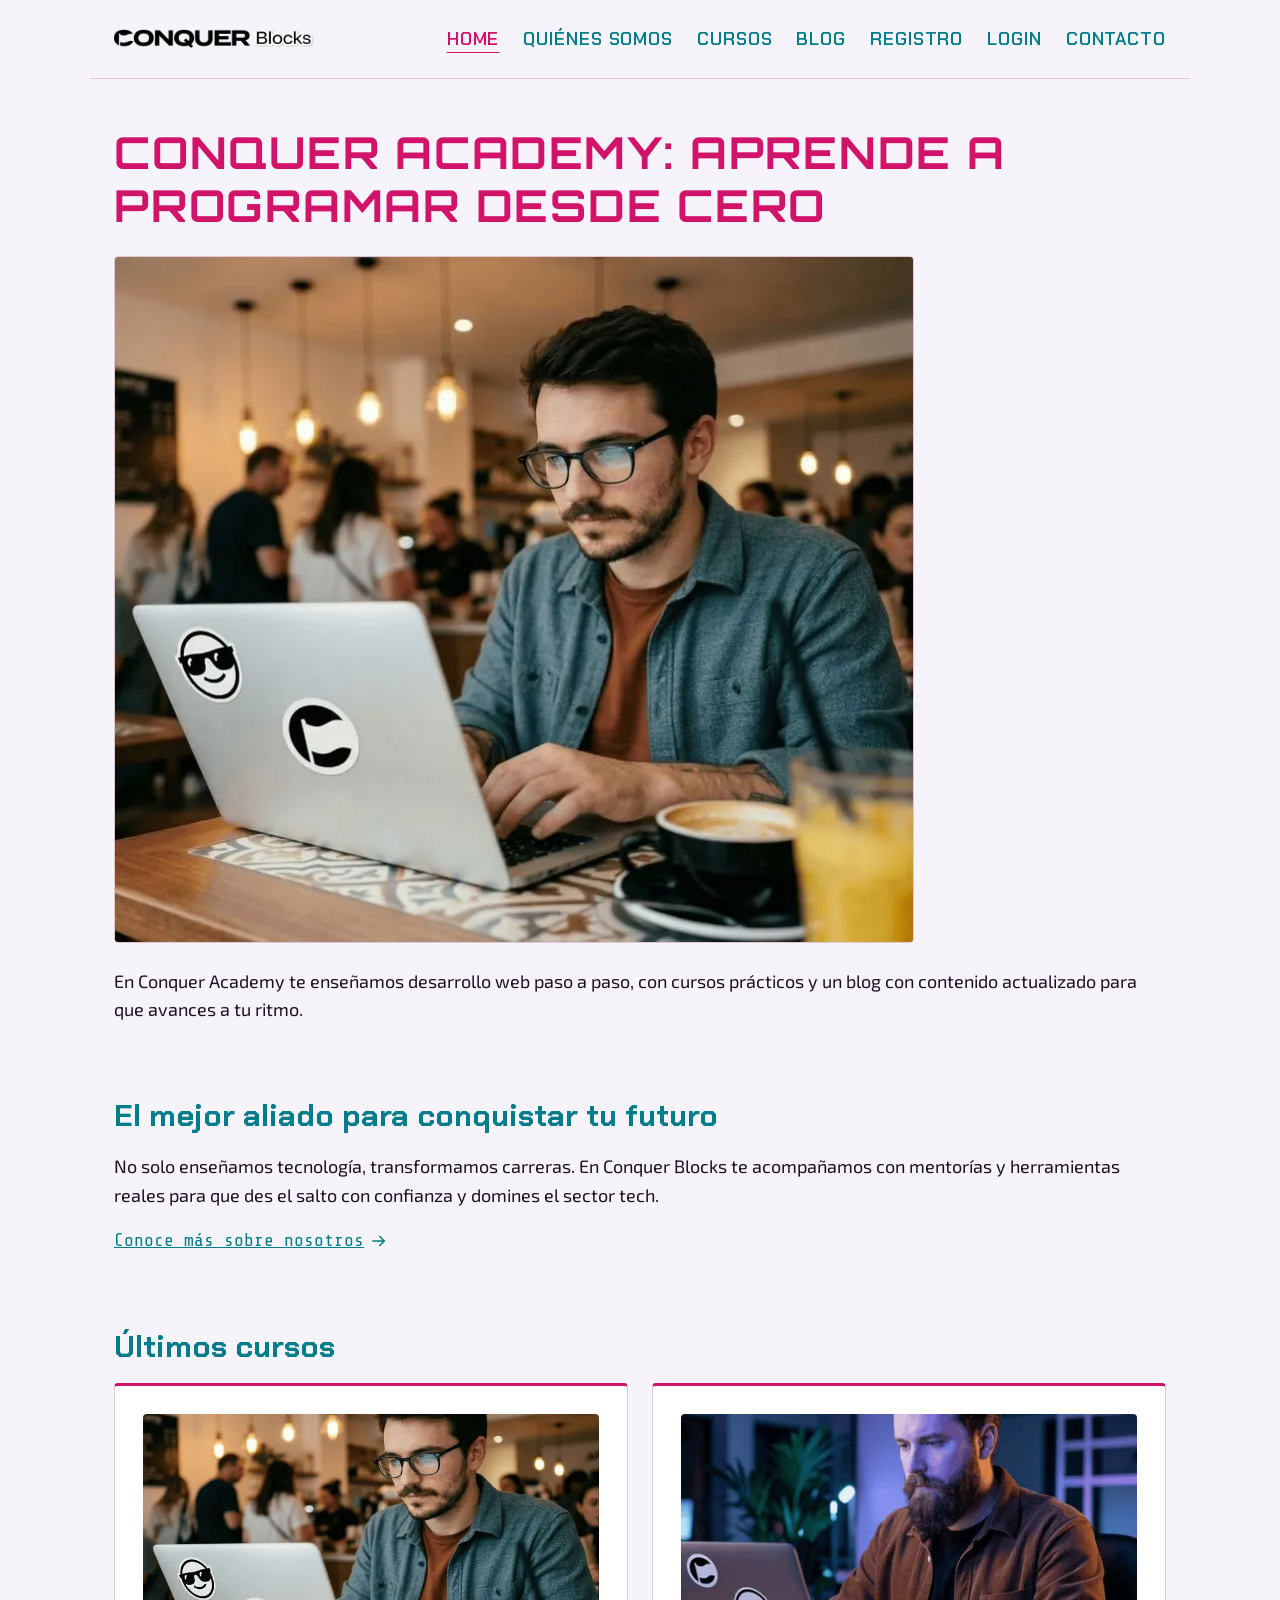
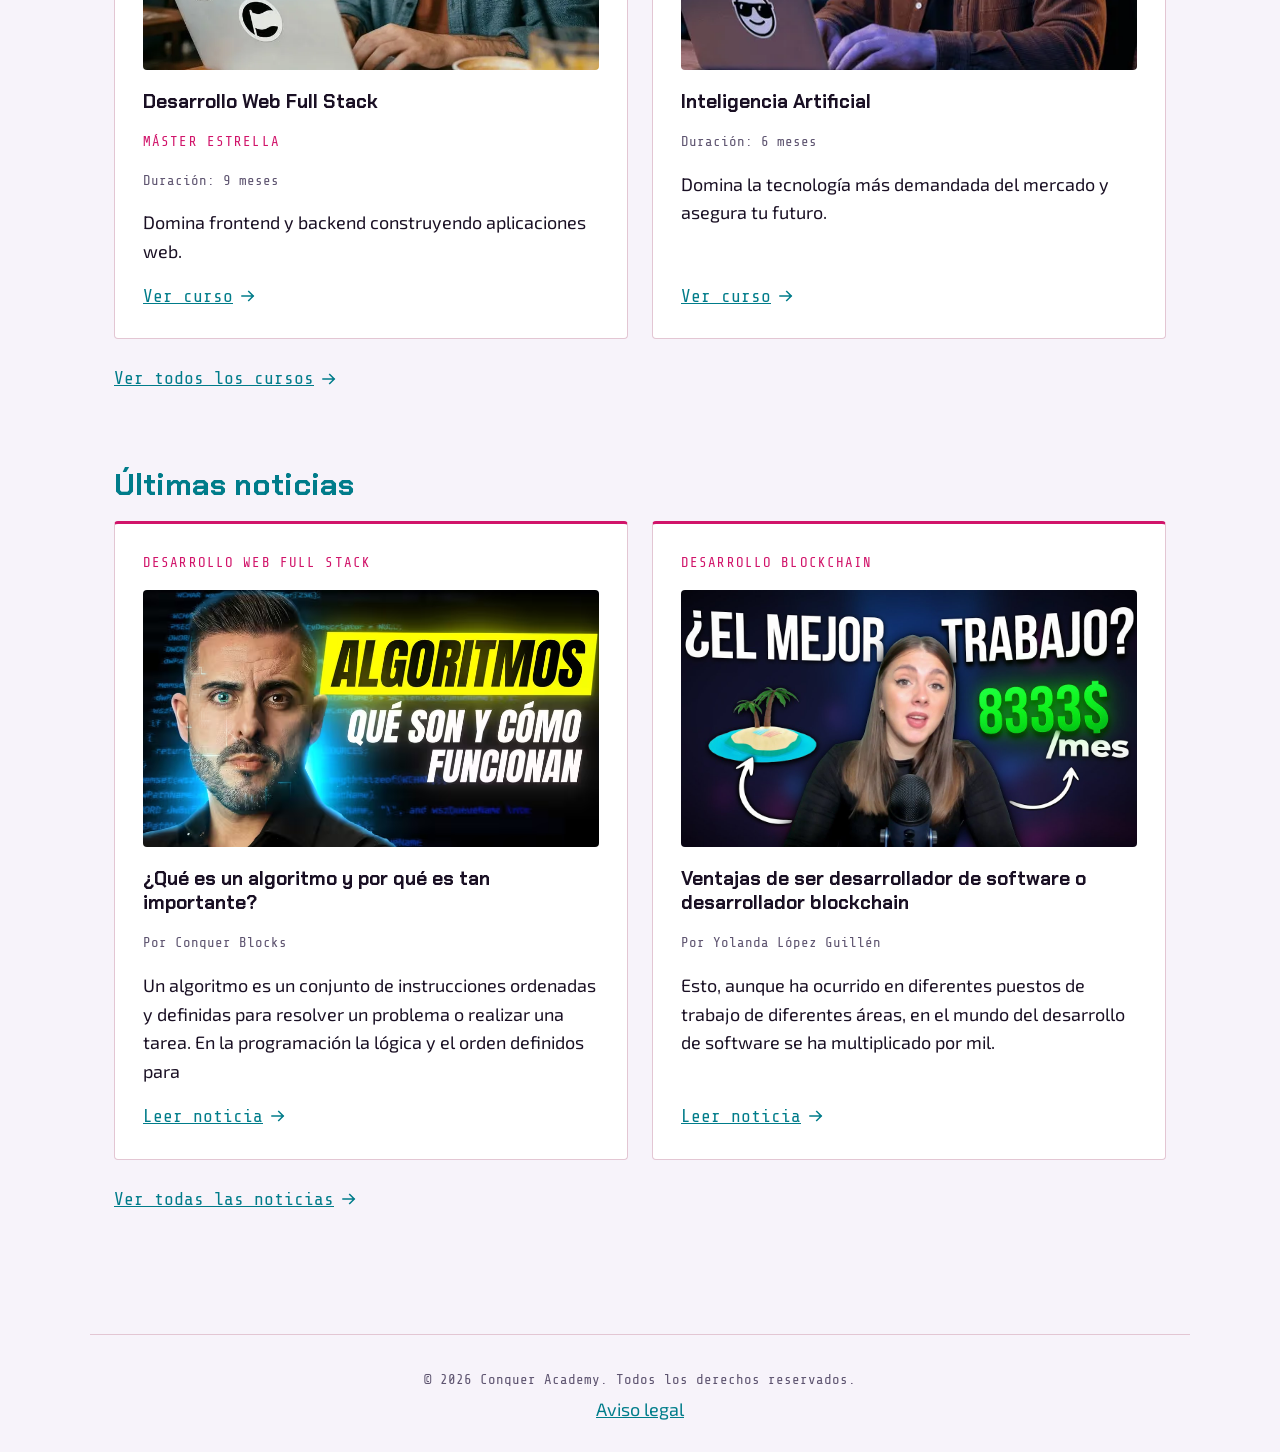
<file: index.html>
<!DOCTYPE html>
<html lang="es">
<head>
    <meta charset="UTF-8">
    <meta name="viewport" content="width=device-width, initial-scale=1.0">
    <title>Conquer Academy | Aprende programación desde cero</title>
    <meta name="description" content="Conquer Academy: cursos de desarrollo web y blog con las últimas noticias sobre programación.">
    <link rel="preconnect" href="https://fonts.googleapis.com">
    <link rel="preconnect" href="https://fonts.gstatic.com" crossorigin>
    <link rel="stylesheet" href="https://fonts.googleapis.com/css2?family=Chakra+Petch:wght@500;600&family=Exo+2:wght@400;600&family=Orbitron:wght@600;700&family=Share+Tech+Mono&display=swap">
    <link rel="stylesheet" href="css/styles.css">
</head>
<body>
    <header class="cabecera">
        <a class="cabecera__logo" href="index.html">
            <img src="img/logo/logo-conquer-500.png"
                 srcset="img/logo/logo-conquer-500.png 1x, img/logo/logo-conquer-800.png 2x"
                 width="250" height="24" alt="Conquer Academy - Ir al inicio">
        </a>
        <nav class="menu" aria-label="Menú principal">
            <ul>
                <li><a href="index.html" aria-current="page">Home</a></li>
                <li><a href="pages/quienes-somos.html">Quiénes somos</a></li>
                <li><a href="pages/cursos.html">Cursos</a></li>
                <li><a href="pages/blog.html">Blog</a></li>
                <li><a href="pages/registro.html">Registro</a></li>
                <li><a href="pages/login.html">Login</a></li>
                <li><a href="pages/contacto.html">Contacto</a></li>
            </ul>
        </nav>
    </header>

    <main>
        <section>
            <h1>Conquer Academy: aprende a programar desde cero</h1>
            <img src="img/home/home_img.avif" width="800" height="686" alt="Estudiante programando en su portátil">
            <p>
                En Conquer Academy te enseñamos desarrollo web paso a paso, con cursos prácticos
                y un blog con contenido actualizado para que avances a tu ritmo.
            </p>
        </section>

        <section>
            <h2>El mejor aliado para conquistar tu futuro</h2>
            <p>
                No solo enseñamos tecnología, transformamos carreras. En Conquer Blocks te acompañamos
                con mentorías y herramientas reales para que des el salto con confianza y domines el
                sector tech.
            </p>
            <a class="enlace-icono" href="pages/quienes-somos.html">Conoce más sobre nosotros <svg class="icono" viewBox="0 0 24 24" width="16" height="16" fill="none" stroke="currentColor" stroke-width="2" stroke-linecap="square" aria-hidden="true"><path d="M4 12h15M13 6l6 6-6 6"/></svg></a>
        </section>

        <section>
            <h2>Últimos cursos</h2>
            <div class="tarjetas">
            <article class="tarjeta">
                <img src="img/home/home_img.avif" width="800" height="686" alt="Desarrollo Web Full Stack" loading="lazy">
                <h3><a href="pages/cursos/curso-full-stack.html">Desarrollo Web Full Stack</a></h3>
                <p class="etiqueta">Máster estrella</p>
                <p class="meta">Duración: 9 meses</p>
                <p>Domina frontend y backend construyendo aplicaciones web.</p>
                <a class="enlace-icono" href="pages/cursos/curso-full-stack.html">Ver curso <svg class="icono" viewBox="0 0 24 24" width="16" height="16" fill="none" stroke="currentColor" stroke-width="2" stroke-linecap="square" aria-hidden="true"><path d="M4 12h15M13 6l6 6-6 6"/></svg></a>
            </article>
            <article class="tarjeta">
                <img src="img/home/ai_course.avif" width="500" height="488" alt="Inteligencia Artificial" loading="lazy">
                <h3><a href="pages/cursos/curso-inteligencia-artificial.html">Inteligencia Artificial</a></h3>
                <p class="meta">Duración: 6 meses</p>
                <p>Domina la tecnología más demandada del mercado y asegura tu futuro.</p>
                <a class="enlace-icono" href="pages/cursos/curso-inteligencia-artificial.html">Ver curso <svg class="icono" viewBox="0 0 24 24" width="16" height="16" fill="none" stroke="currentColor" stroke-width="2" stroke-linecap="square" aria-hidden="true"><path d="M4 12h15M13 6l6 6-6 6"/></svg></a>
            </article>
            </div>
            <a class="enlace-icono" href="pages/cursos.html">Ver todos los cursos <svg class="icono" viewBox="0 0 24 24" width="16" height="16" fill="none" stroke="currentColor" stroke-width="2" stroke-linecap="square" aria-hidden="true"><path d="M4 12h15M13 6l6 6-6 6"/></svg></a>
        </section>

        <section>
            <h2>Últimas noticias</h2>
            <div class="tarjetas">
            <section class="tarjeta">
                <p class="etiqueta">Desarrollo Web Full Stack</p>
                <img src="img/home/blog-bienvenido.avif" width="900" height="506" alt="¿Qué es un algoritmo y por qué es tan importante?" loading="lazy">
                <h3><a href="pages/blog/noticia-algoritmos.html">¿Qué es un algoritmo y por qué es tan importante?</a></h3>
                <p class="meta">Por Conquer Blocks</p>
                <p>Un algoritmo es un conjunto de instrucciones ordenadas y definidas para resolver un problema o realizar una tarea. En la programación la lógica y el orden definidos para</p>
                <a class="enlace-icono" href="pages/blog/noticia-algoritmos.html">Leer noticia <svg class="icono" viewBox="0 0 24 24" width="16" height="16" fill="none" stroke="currentColor" stroke-width="2" stroke-linecap="square" aria-hidden="true"><path d="M4 12h15M13 6l6 6-6 6"/></svg></a>
            </section>
            <section class="tarjeta">
                <p class="etiqueta">Desarrollo Blockchain</p>
                <img src="img/blog/noticia-blockchain.jpeg" width="1280" height="720" alt="Ventajas de ser desarrollador de software o desarrollador blockchain" loading="lazy">
                <h3><a href="pages/blog/noticia-ventajas-blockchain.html">Ventajas de ser desarrollador de software o desarrollador blockchain</a></h3>
                <p class="meta">Por Yolanda López Guillén</p>
                <p>Esto, aunque ha ocurrido en diferentes puestos de trabajo de diferentes áreas, en el mundo del desarrollo de software se ha multiplicado por mil.</p>
                <a class="enlace-icono" href="pages/blog/noticia-ventajas-blockchain.html">Leer noticia <svg class="icono" viewBox="0 0 24 24" width="16" height="16" fill="none" stroke="currentColor" stroke-width="2" stroke-linecap="square" aria-hidden="true"><path d="M4 12h15M13 6l6 6-6 6"/></svg></a>
            </section>
            </div>
            <a class="enlace-icono" href="pages/blog.html">Ver todas las noticias <svg class="icono" viewBox="0 0 24 24" width="16" height="16" fill="none" stroke="currentColor" stroke-width="2" stroke-linecap="square" aria-hidden="true"><path d="M4 12h15M13 6l6 6-6 6"/></svg></a>
        </section>
    </main>

    <footer class="pie">
        <p><small>&copy; 2026 Conquer Academy. Todos los derechos reservados.</small></p>
        <p><a href="pages/aviso-legal.html">Aviso legal</a></p>
    </footer>
</body>
</html>
</file>
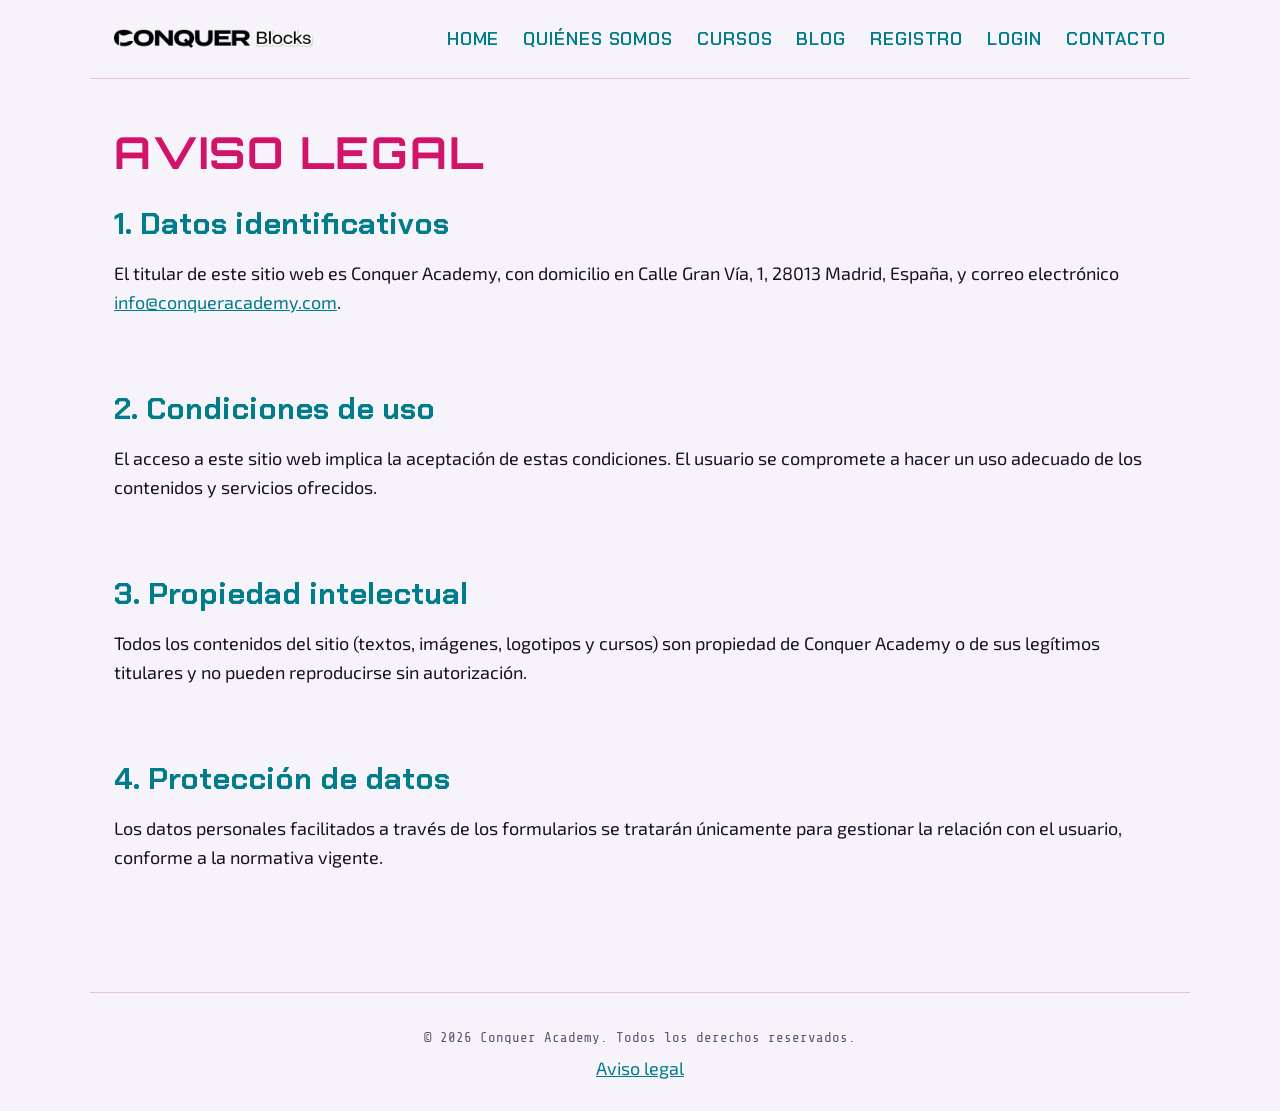
<file: pages/aviso-legal.html>
<!DOCTYPE html>
<html lang="es">
<head>
    <meta charset="UTF-8">
    <meta name="viewport" content="width=device-width, initial-scale=1.0">
    <title>Aviso legal | Conquer Academy</title>
    <meta name="description" content="Aviso legal de Conquer Academy: datos del titular, condiciones de uso y protección de datos.">
    <link rel="preconnect" href="https://fonts.googleapis.com">
    <link rel="preconnect" href="https://fonts.gstatic.com" crossorigin>
    <link rel="stylesheet" href="https://fonts.googleapis.com/css2?family=Chakra+Petch:wght@500;600&family=Exo+2:wght@400;600&family=Orbitron:wght@600;700&family=Share+Tech+Mono&display=swap">
    <link rel="stylesheet" href="../css/styles.css">
</head>
<body>
    <header class="cabecera">
        <a class="cabecera__logo" href="../index.html">
            <img src="../img/logo/logo-conquer-500.png"
                 srcset="../img/logo/logo-conquer-500.png 1x, ../img/logo/logo-conquer-800.png 2x"
                 width="250" height="24" alt="Conquer Academy - Ir al inicio">
        </a>
        <nav class="menu" aria-label="Menú principal">
            <ul>
                <li><a href="../index.html">Home</a></li>
                <li><a href="../pages/quienes-somos.html">Quiénes somos</a></li>
                <li><a href="../pages/cursos.html">Cursos</a></li>
                <li><a href="../pages/blog.html">Blog</a></li>
                <li><a href="../pages/registro.html">Registro</a></li>
                <li><a href="../pages/login.html">Login</a></li>
                <li><a href="../pages/contacto.html">Contacto</a></li>
            </ul>
        </nav>
    </header>

    <main>
        <article>
            <h1>Aviso legal</h1>

            <section>
                <h2>1. Datos identificativos</h2>
                <p>
                    El titular de este sitio web es Conquer Academy, con domicilio en Calle Gran Vía, 1,
                    28013 Madrid, España, y correo electrónico
                    <a href="mailto:info@conqueracademy.com">info@conqueracademy.com</a>.
                </p>
            </section>

            <section>
                <h2>2. Condiciones de uso</h2>
                <p>
                    El acceso a este sitio web implica la aceptación de estas condiciones. El usuario se
                    compromete a hacer un uso adecuado de los contenidos y servicios ofrecidos.
                </p>
            </section>

            <section>
                <h2>3. Propiedad intelectual</h2>
                <p>
                    Todos los contenidos del sitio (textos, imágenes, logotipos y cursos) son propiedad de
                    Conquer Academy o de sus legítimos titulares y no pueden reproducirse sin autorización.
                </p>
            </section>

            <section>
                <h2>4. Protección de datos</h2>
                <p>
                    Los datos personales facilitados a través de los formularios se tratarán únicamente
                    para gestionar la relación con el usuario, conforme a la normativa vigente.
                </p>
            </section>

        </article>
    </main>

    <footer class="pie">
        <p><small>&copy; 2026 Conquer Academy. Todos los derechos reservados.</small></p>
        <p><a href="../pages/aviso-legal.html">Aviso legal</a></p>
    </footer>
</body>
</html>
</file>
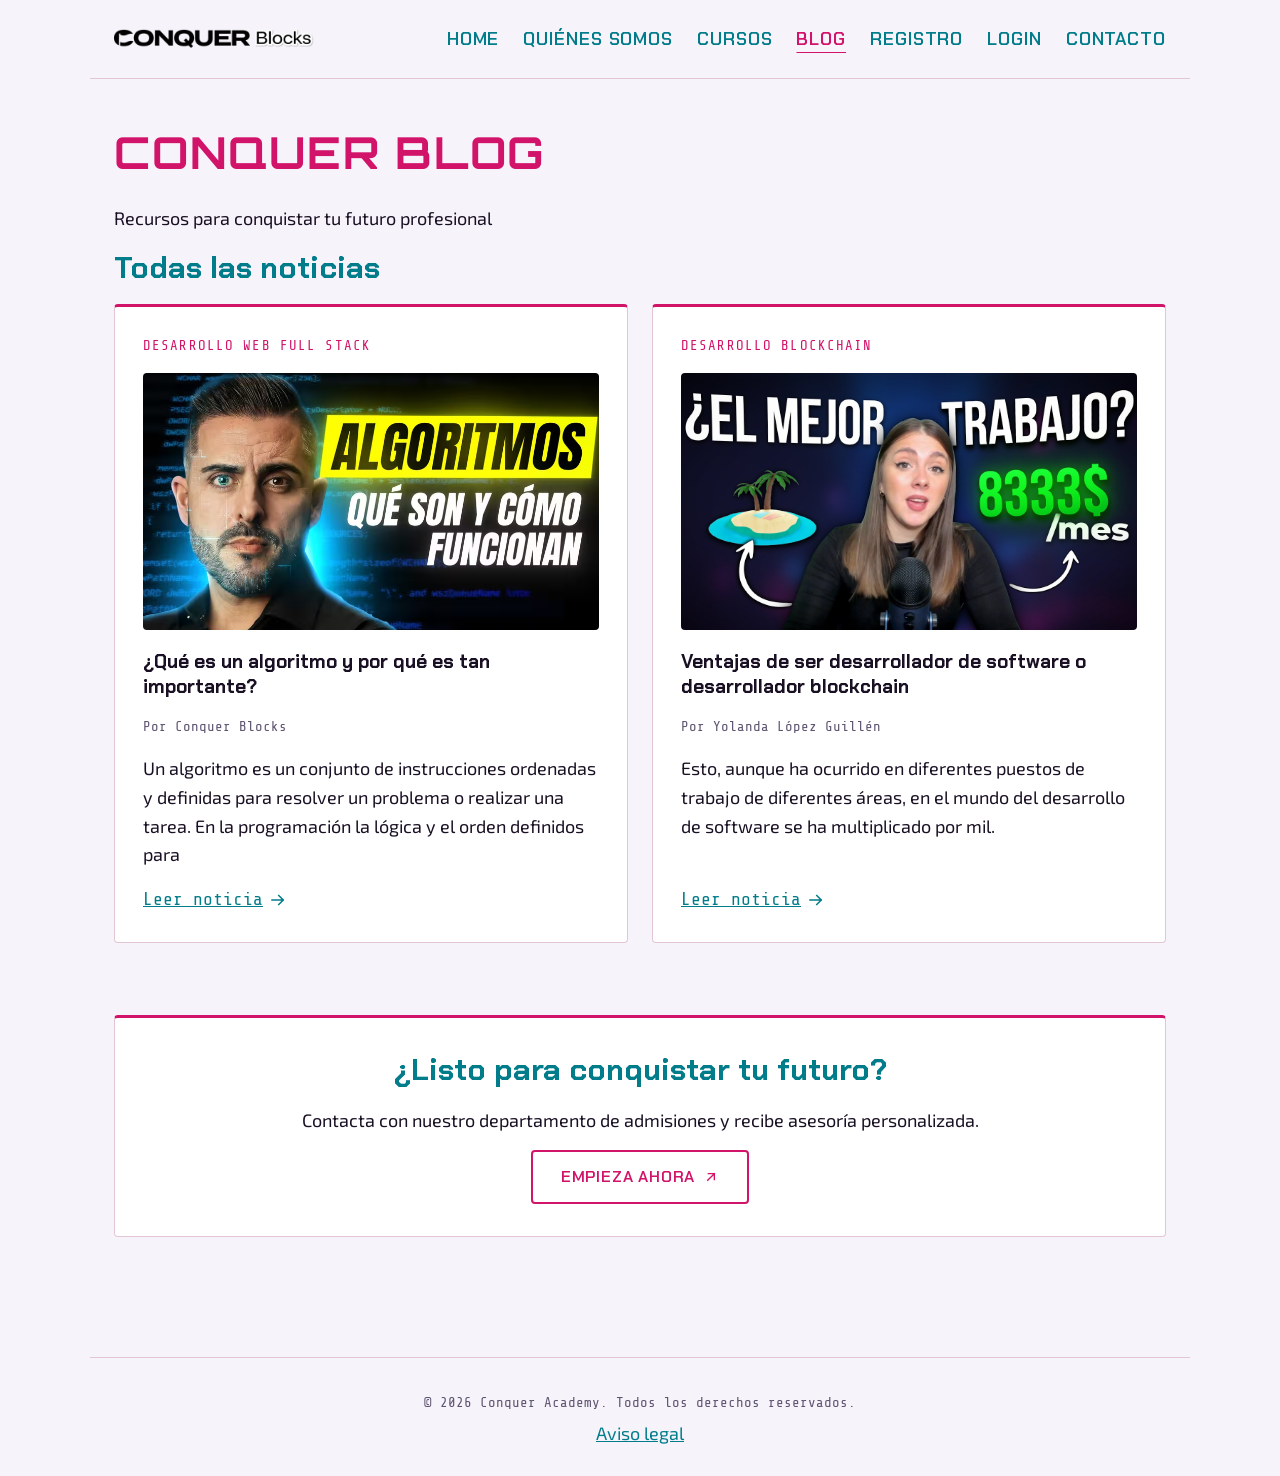
<file: pages/blog.html>
<!DOCTYPE html>
<html lang="es">
<head>
    <meta charset="UTF-8">
    <meta name="viewport" content="width=device-width, initial-scale=1.0">
    <title>Blog | Conquer Academy</title>
    <meta name="description" content="Noticias, consejos y novedades sobre desarrollo web en el blog de Conquer Academy.">
    <link rel="preconnect" href="https://fonts.googleapis.com">
    <link rel="preconnect" href="https://fonts.gstatic.com" crossorigin>
    <link rel="stylesheet" href="https://fonts.googleapis.com/css2?family=Chakra+Petch:wght@500;600&family=Exo+2:wght@400;600&family=Orbitron:wght@600;700&family=Share+Tech+Mono&display=swap">
    <link rel="stylesheet" href="../css/styles.css">
</head>
<body>
    <header class="cabecera">
        <a class="cabecera__logo" href="../index.html">
            <img src="../img/logo/logo-conquer-500.png"
                 srcset="../img/logo/logo-conquer-500.png 1x, ../img/logo/logo-conquer-800.png 2x"
                 width="250" height="24" alt="Conquer Academy - Ir al inicio">
        </a>
        <nav class="menu" aria-label="Menú principal">
            <ul>
                <li><a href="../index.html">Home</a></li>
                <li><a href="../pages/quienes-somos.html">Quiénes somos</a></li>
                <li><a href="../pages/cursos.html">Cursos</a></li>
                <li><a href="../pages/blog.html" aria-current="page">Blog</a></li>
                <li><a href="../pages/registro.html">Registro</a></li>
                <li><a href="../pages/login.html">Login</a></li>
                <li><a href="../pages/contacto.html">Contacto</a></li>
            </ul>
        </nav>
    </header>

    <main>
        <h1>Conquer Blog</h1>
        <p>Recursos para conquistar tu futuro profesional</p>

        <section>
            <h2>Todas las noticias</h2>
            <div class="tarjetas">
            <section class="tarjeta">
                <p class="etiqueta">Desarrollo Web Full Stack</p>
                <img src="../img/home/blog-bienvenido.avif" width="900" height="506" alt="¿Qué es un algoritmo y por qué es tan importante?" loading="lazy">
                <h3><a href="blog/noticia-algoritmos.html">¿Qué es un algoritmo y por qué es tan importante?</a></h3>
                <p class="meta">Por Conquer Blocks</p>
                <p>Un algoritmo es un conjunto de instrucciones ordenadas y definidas para resolver un problema o realizar una tarea. En la programación la lógica y el orden definidos para</p>
                <a class="enlace-icono" href="blog/noticia-algoritmos.html">Leer noticia <svg class="icono" viewBox="0 0 24 24" width="16" height="16" fill="none" stroke="currentColor" stroke-width="2" stroke-linecap="square" aria-hidden="true"><path d="M4 12h15M13 6l6 6-6 6"/></svg></a>
            </section>
            <section class="tarjeta">
                <p class="etiqueta">Desarrollo Blockchain</p>
                <img src="../img/blog/noticia-blockchain.jpeg" width="1280" height="720" alt="Ventajas de ser desarrollador de software o desarrollador blockchain" loading="lazy">
                <h3><a href="blog/noticia-ventajas-blockchain.html">Ventajas de ser desarrollador de software o desarrollador blockchain</a></h3>
                <p class="meta">Por Yolanda López Guillén</p>
                <p>Esto, aunque ha ocurrido en diferentes puestos de trabajo de diferentes áreas, en el mundo del desarrollo de software se ha multiplicado por mil.</p>
                <a class="enlace-icono" href="blog/noticia-ventajas-blockchain.html">Leer noticia <svg class="icono" viewBox="0 0 24 24" width="16" height="16" fill="none" stroke="currentColor" stroke-width="2" stroke-linecap="square" aria-hidden="true"><path d="M4 12h15M13 6l6 6-6 6"/></svg></a>
            </section>
            </div>
        </section>

        <section class="llamada">
            <h2>¿Listo para conquistar tu futuro?</h2>
            <p>Contacta con nuestro departamento de admisiones y recibe asesoría personalizada.</p>
            <form action="contacto.html" method="get">
                <button type="submit">Empieza ahora <svg class="icono" viewBox="0 0 24 24" width="16" height="16" fill="none" stroke="currentColor" stroke-width="2" stroke-linecap="square" aria-hidden="true"><path d="M7 17L17 7M8 7h9v9"/></svg></button>
            </form>
        </section>
    </main>

    <footer class="pie">
        <p><small>&copy; 2026 Conquer Academy. Todos los derechos reservados.</small></p>
        <p><a href="../pages/aviso-legal.html">Aviso legal</a></p>
    </footer>
</body>
</html>
</file>
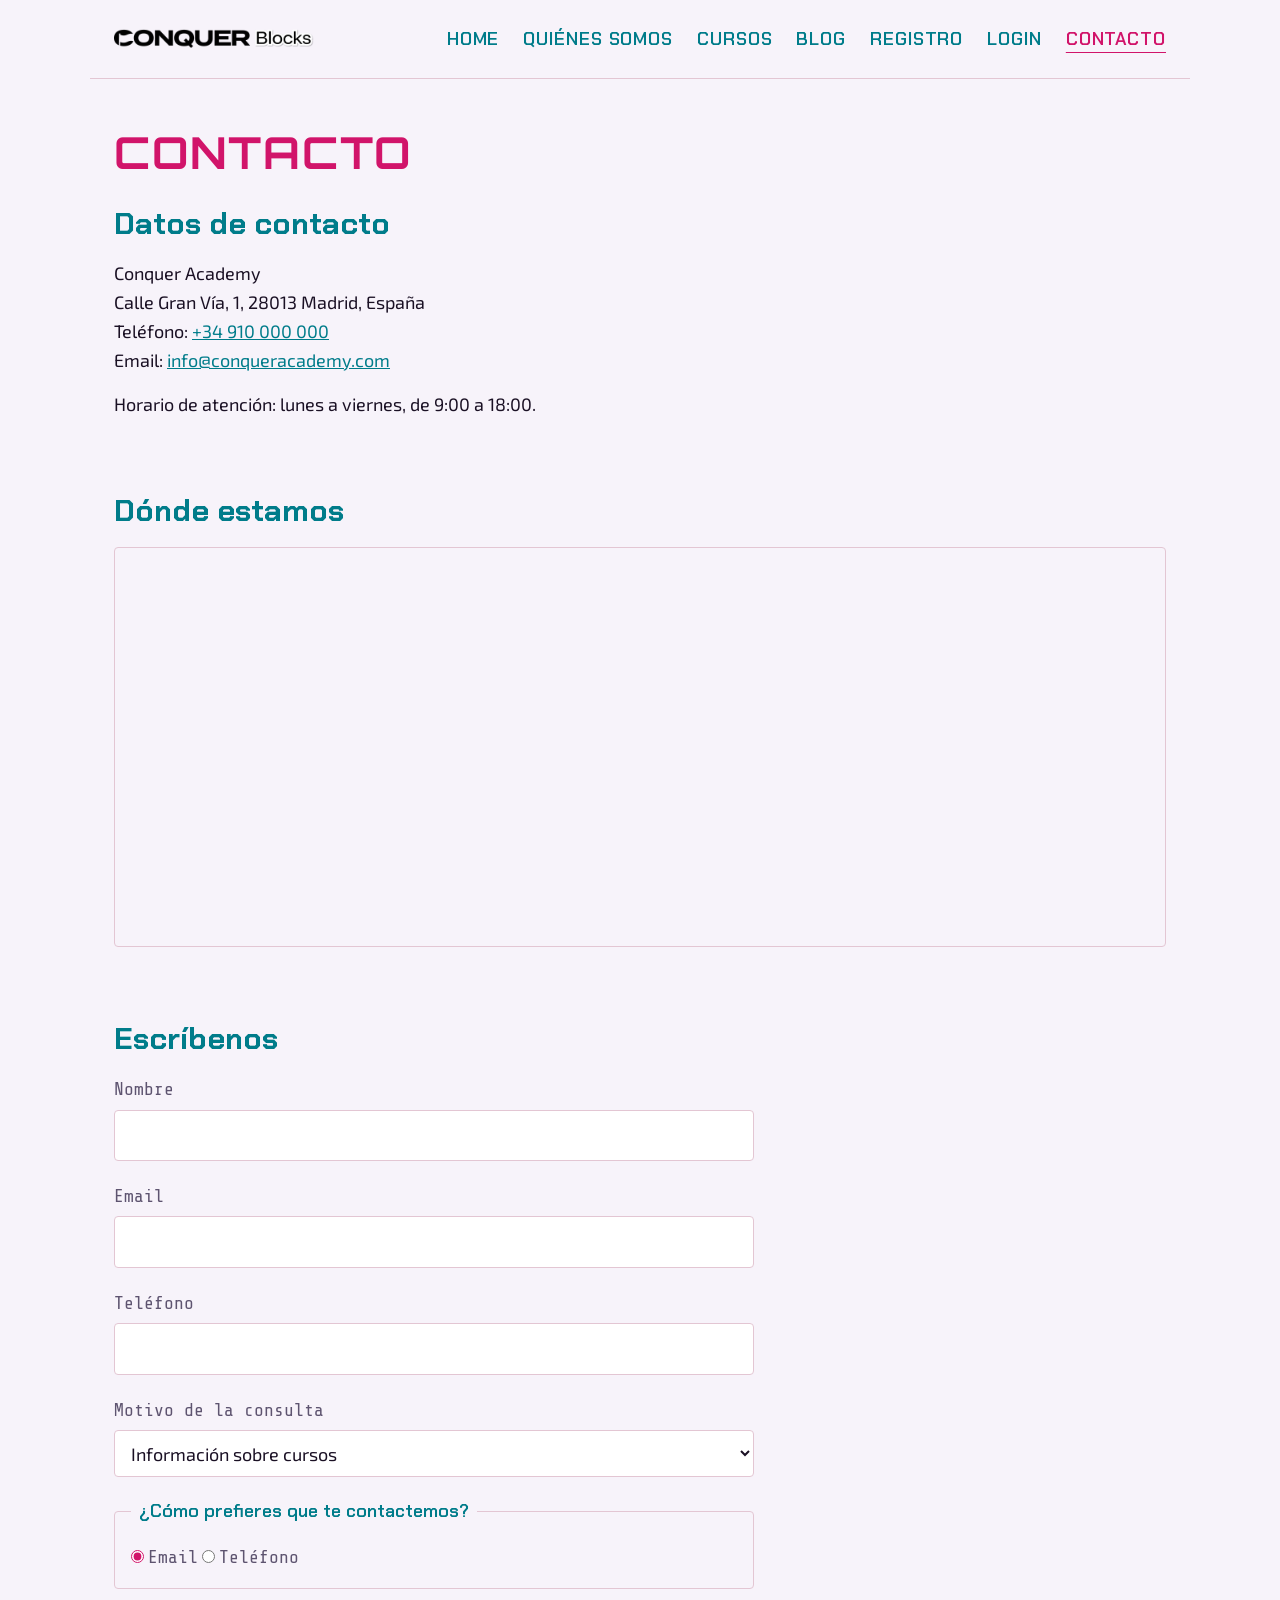
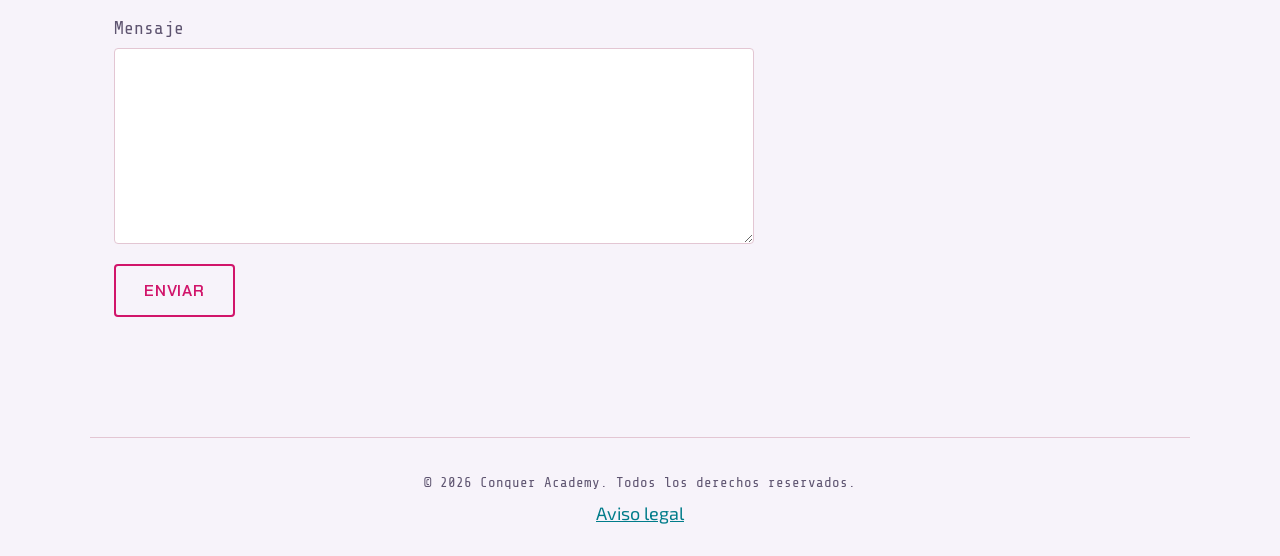
<file: pages/contacto.html>
<!DOCTYPE html>
<html lang="es">
<head>
    <meta charset="UTF-8">
    <meta name="viewport" content="width=device-width, initial-scale=1.0">
    <title>Contacto | Conquer Academy</title>
    <meta name="description" content="Contacta con Conquer Academy: dirección, teléfono, mapa y formulario de contacto.">
    <link rel="preconnect" href="https://fonts.googleapis.com">
    <link rel="preconnect" href="https://fonts.gstatic.com" crossorigin>
    <link rel="stylesheet" href="https://fonts.googleapis.com/css2?family=Chakra+Petch:wght@500;600&family=Exo+2:wght@400;600&family=Orbitron:wght@600;700&family=Share+Tech+Mono&display=swap">
    <link rel="stylesheet" href="../css/styles.css">
</head>
<body>
    <header class="cabecera">
        <a class="cabecera__logo" href="../index.html">
            <img src="../img/logo/logo-conquer-500.png"
                 srcset="../img/logo/logo-conquer-500.png 1x, ../img/logo/logo-conquer-800.png 2x"
                 width="250" height="24" alt="Conquer Academy - Ir al inicio">
        </a>
        <nav class="menu" aria-label="Menú principal">
            <ul>
                <li><a href="../index.html">Home</a></li>
                <li><a href="../pages/quienes-somos.html">Quiénes somos</a></li>
                <li><a href="../pages/cursos.html">Cursos</a></li>
                <li><a href="../pages/blog.html">Blog</a></li>
                <li><a href="../pages/registro.html">Registro</a></li>
                <li><a href="../pages/login.html">Login</a></li>
                <li><a href="../pages/contacto.html" aria-current="page">Contacto</a></li>
            </ul>
        </nav>
    </header>

    <main>
        <h1>Contacto</h1>

        <section>
            <h2>Datos de contacto</h2>
            <address>
                Conquer Academy<br>
                Calle Gran Vía, 1, 28013 Madrid, España<br>
                Teléfono: <a href="tel:+34910000000">+34 910 000 000</a><br>
                Email: <a href="mailto:info@conqueracademy.com">info@conqueracademy.com</a>
            </address>
            <p>Horario de atención: lunes a viernes, de 9:00 a 18:00.</p>
        </section>

        <section>
            <h2>Dónde estamos</h2>
            <iframe src="https://www.google.com/maps?q=Gran+V%C3%ADa+1,+Madrid&amp;output=embed"
                    width="600" height="450" title="Mapa de la ubicación de Conquer Academy"
                    loading="lazy" referrerpolicy="no-referrer-when-downgrade"></iframe>
        </section>

        <section>
            <h2>Escríbenos</h2>
            <form action="#" method="post">
                <p>
                    <label for="nombre">Nombre</label>
                    <input type="text" id="nombre" name="nombre" autocomplete="name" required>
                </p>
                <p>
                    <label for="email">Email</label>
                    <input type="email" id="email" name="email" autocomplete="email" required>
                </p>
                <p>
                    <label for="telefono">Teléfono</label>
                    <input type="tel" id="telefono" name="telefono" autocomplete="tel">
                </p>
                <p>
                    <label for="motivo">Motivo de la consulta</label>
                    <select id="motivo" name="motivo">
                        <option value="informacion">Información sobre cursos</option>
                        <option value="matricula">Matrícula</option>
                        <option value="otro">Otro</option>
                    </select>
                </p>
                <fieldset>
                    <legend>¿Cómo prefieres que te contactemos?</legend>
                    <input type="radio" id="pref-email" name="preferencia" value="email" checked>
                    <label for="pref-email">Email</label>
                    <input type="radio" id="pref-telefono" name="preferencia" value="telefono">
                    <label for="pref-telefono">Teléfono</label>
                </fieldset>
                <p>
                    <label for="mensaje">Mensaje</label>
                    <textarea id="mensaje" name="mensaje" rows="6" cols="40" required></textarea>
                </p>
                <button type="submit">Enviar</button>
            </form>
        </section>
    </main>

    <footer class="pie">
        <p><small>&copy; 2026 Conquer Academy. Todos los derechos reservados.</small></p>
        <p><a href="../pages/aviso-legal.html">Aviso legal</a></p>
    </footer>
</body>
</html>
</file>
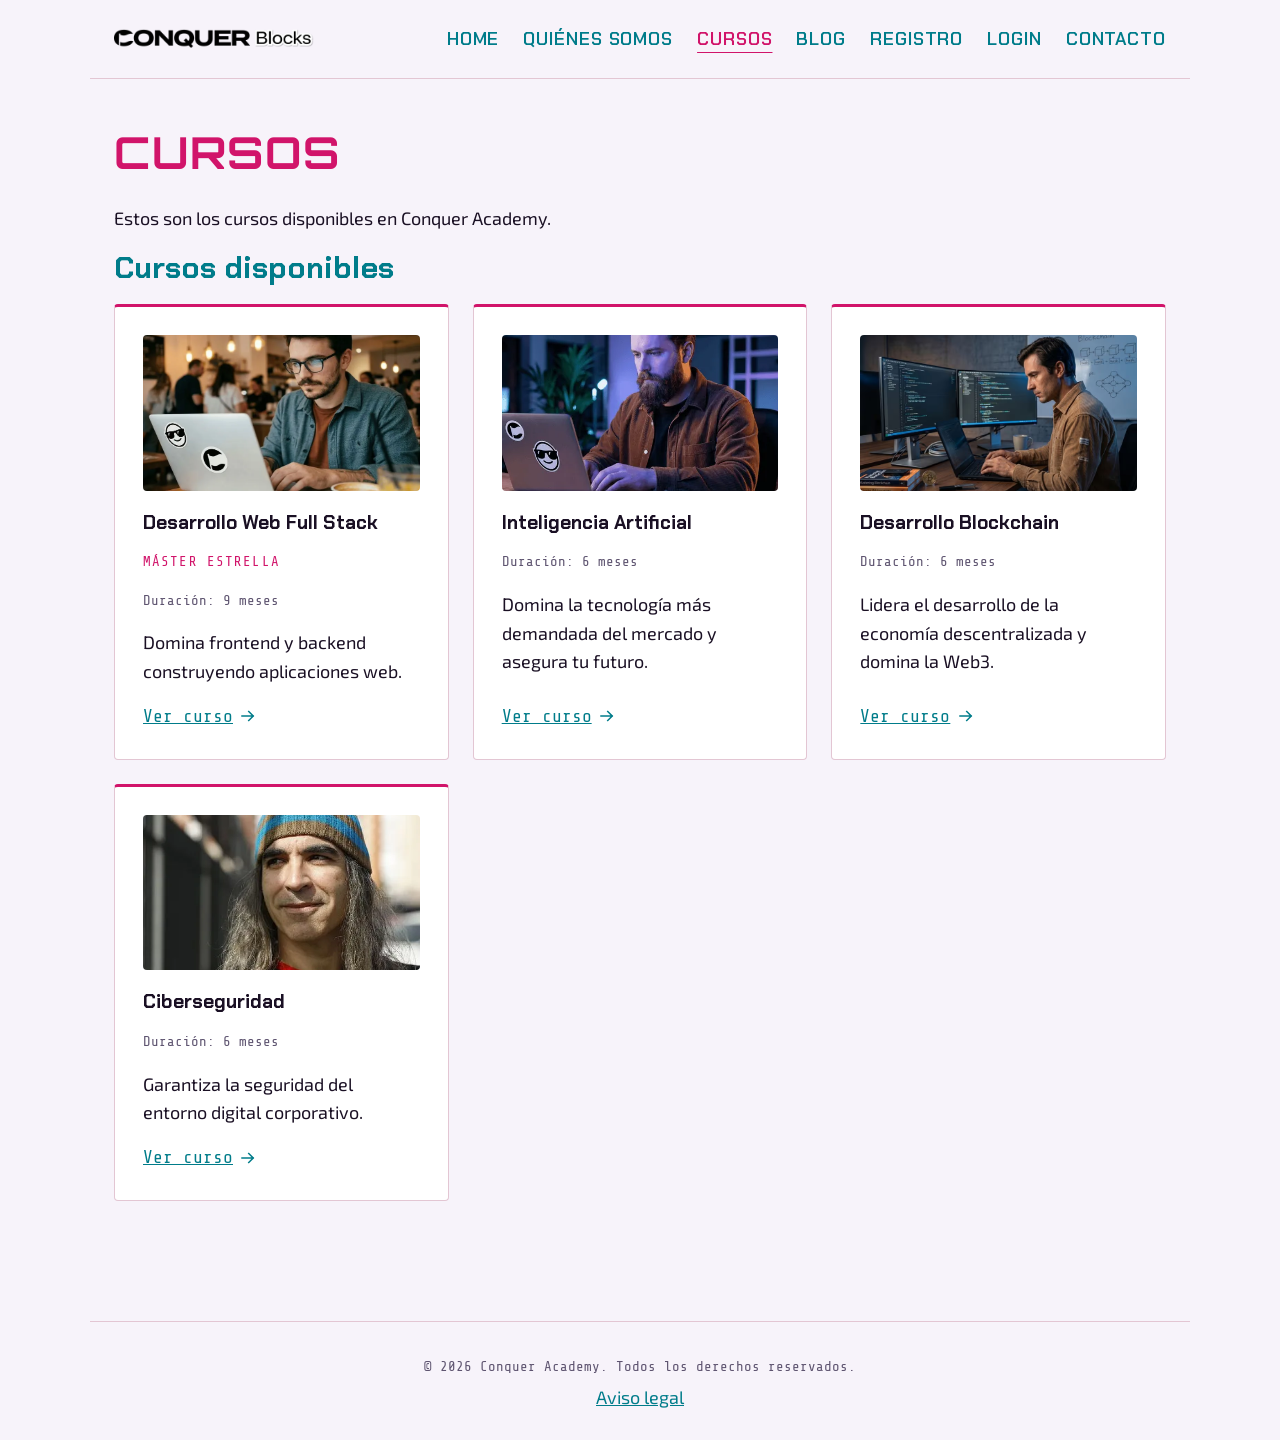
<file: pages/cursos.html>
<!DOCTYPE html>
<html lang="es">
<head>
    <meta charset="UTF-8">
    <meta name="viewport" content="width=device-width, initial-scale=1.0">
    <title>Cursos | Conquer Academy</title>
    <meta name="description" content="Listado de cursos de desarrollo web disponibles en Conquer Academy: HTML, CSS y más.">
    <link rel="preconnect" href="https://fonts.googleapis.com">
    <link rel="preconnect" href="https://fonts.gstatic.com" crossorigin>
    <link rel="stylesheet" href="https://fonts.googleapis.com/css2?family=Chakra+Petch:wght@500;600&family=Exo+2:wght@400;600&family=Orbitron:wght@600;700&family=Share+Tech+Mono&display=swap">
    <link rel="stylesheet" href="../css/styles.css">
</head>
<body>
    <header class="cabecera">
        <a class="cabecera__logo" href="../index.html">
            <img src="../img/logo/logo-conquer-500.png"
                 srcset="../img/logo/logo-conquer-500.png 1x, ../img/logo/logo-conquer-800.png 2x"
                 width="250" height="24" alt="Conquer Academy - Ir al inicio">
        </a>
        <nav class="menu" aria-label="Menú principal">
            <ul>
                <li><a href="../index.html">Home</a></li>
                <li><a href="../pages/quienes-somos.html">Quiénes somos</a></li>
                <li><a href="../pages/cursos.html" aria-current="page">Cursos</a></li>
                <li><a href="../pages/blog.html">Blog</a></li>
                <li><a href="../pages/registro.html">Registro</a></li>
                <li><a href="../pages/login.html">Login</a></li>
                <li><a href="../pages/contacto.html">Contacto</a></li>
            </ul>
        </nav>
    </header>

    <main>
        <h1>Cursos</h1>
        <p>Estos son los cursos disponibles en Conquer Academy.</p>

        <section>
            <h2>Cursos disponibles</h2>
            <div class="tarjetas">
            <article class="tarjeta">
                <img src="../img/home/home_img.avif" width="800" height="686" alt="Desarrollo Web Full Stack" loading="lazy">
                <h3><a href="cursos/curso-full-stack.html">Desarrollo Web Full Stack</a></h3>
                <p class="etiqueta">Máster estrella</p>
                <p class="meta">Duración: 9 meses</p>
                <p>Domina frontend y backend construyendo aplicaciones web.</p>
                <a class="enlace-icono" href="cursos/curso-full-stack.html">Ver curso <svg class="icono" viewBox="0 0 24 24" width="16" height="16" fill="none" stroke="currentColor" stroke-width="2" stroke-linecap="square" aria-hidden="true"><path d="M4 12h15M13 6l6 6-6 6"/></svg></a>
            </article>
            <article class="tarjeta">
                <img src="../img/home/ai_course.avif" width="500" height="488" alt="Inteligencia Artificial" loading="lazy">
                <h3><a href="cursos/curso-inteligencia-artificial.html">Inteligencia Artificial</a></h3>
                <p class="meta">Duración: 6 meses</p>
                <p>Domina la tecnología más demandada del mercado y asegura tu futuro.</p>
                <a class="enlace-icono" href="cursos/curso-inteligencia-artificial.html">Ver curso <svg class="icono" viewBox="0 0 24 24" width="16" height="16" fill="none" stroke="currentColor" stroke-width="2" stroke-linecap="square" aria-hidden="true"><path d="M4 12h15M13 6l6 6-6 6"/></svg></a>
            </article>
            <article class="tarjeta">
                <img src="../img/home/blockchain.avif" width="800" height="537" alt="Desarrollo Blockchain" loading="lazy">
                <h3><a href="cursos/curso-blockchain.html">Desarrollo Blockchain</a></h3>
                <p class="meta">Duración: 6 meses</p>
                <p>Lidera el desarrollo de la economía descentralizada y domina la Web3.</p>
                <a class="enlace-icono" href="cursos/curso-blockchain.html">Ver curso <svg class="icono" viewBox="0 0 24 24" width="16" height="16" fill="none" stroke="currentColor" stroke-width="2" stroke-linecap="square" aria-hidden="true"><path d="M4 12h15M13 6l6 6-6 6"/></svg></a>
            </article>
            <article class="tarjeta">
                <img src="../img/home/chema_ciberseguridad.avif" width="500" height="500" alt="Ciberseguridad" loading="lazy">
                <h3><a href="cursos/curso-ciberseguridad.html">Ciberseguridad</a></h3>
                <p class="meta">Duración: 6 meses</p>
                <p>Garantiza la seguridad del entorno digital corporativo.</p>
                <a class="enlace-icono" href="cursos/curso-ciberseguridad.html">Ver curso <svg class="icono" viewBox="0 0 24 24" width="16" height="16" fill="none" stroke="currentColor" stroke-width="2" stroke-linecap="square" aria-hidden="true"><path d="M4 12h15M13 6l6 6-6 6"/></svg></a>
            </article>
            </div>
        </section>
    </main>

    <footer class="pie">
        <p><small>&copy; 2026 Conquer Academy. Todos los derechos reservados.</small></p>
        <p><a href="../pages/aviso-legal.html">Aviso legal</a></p>
    </footer>
</body>
</html>
</file>
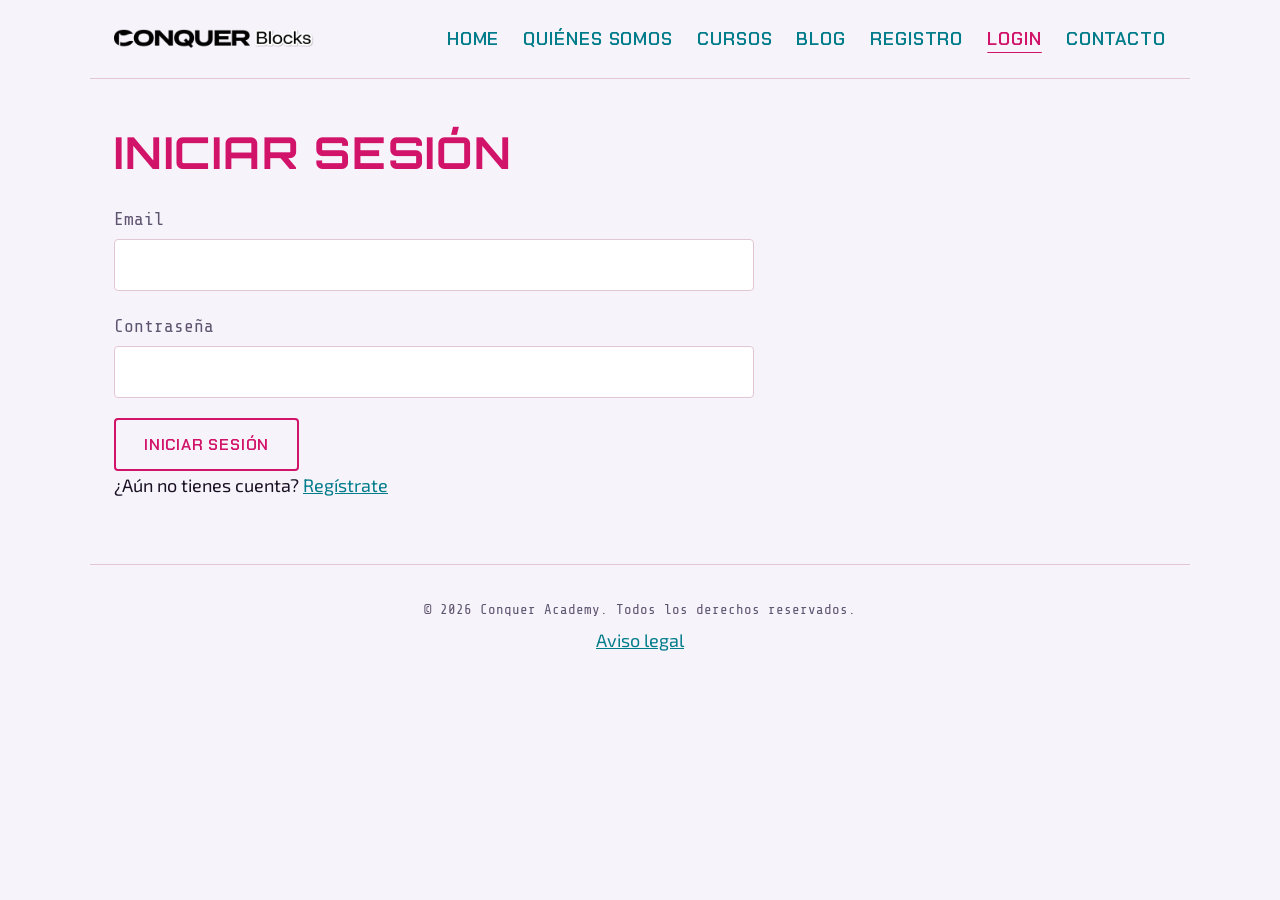
<file: pages/login.html>
<!DOCTYPE html>
<html lang="es">
<head>
    <meta charset="UTF-8">
    <meta name="viewport" content="width=device-width, initial-scale=1.0">
    <title>Iniciar sesión | Conquer Academy</title>
    <meta name="description" content="Accede a tu cuenta de Conquer Academy con tu email y contraseña.">
    <link rel="preconnect" href="https://fonts.googleapis.com">
    <link rel="preconnect" href="https://fonts.gstatic.com" crossorigin>
    <link rel="stylesheet" href="https://fonts.googleapis.com/css2?family=Chakra+Petch:wght@500;600&family=Exo+2:wght@400;600&family=Orbitron:wght@600;700&family=Share+Tech+Mono&display=swap">
    <link rel="stylesheet" href="../css/styles.css">
</head>
<body>
    <header class="cabecera">
        <a class="cabecera__logo" href="../index.html">
            <img src="../img/logo/logo-conquer-500.png"
                 srcset="../img/logo/logo-conquer-500.png 1x, ../img/logo/logo-conquer-800.png 2x"
                 width="250" height="24" alt="Conquer Academy - Ir al inicio">
        </a>
        <nav class="menu" aria-label="Menú principal">
            <ul>
                <li><a href="../index.html">Home</a></li>
                <li><a href="../pages/quienes-somos.html">Quiénes somos</a></li>
                <li><a href="../pages/cursos.html">Cursos</a></li>
                <li><a href="../pages/blog.html">Blog</a></li>
                <li><a href="../pages/registro.html">Registro</a></li>
                <li><a href="../pages/login.html" aria-current="page">Login</a></li>
                <li><a href="../pages/contacto.html">Contacto</a></li>
            </ul>
        </nav>
    </header>

    <main>
        <h1>Iniciar sesión</h1>

        <form action="#" method="post">
            <p>
                <label for="email">Email</label>
                <input type="email" id="email" name="email" autocomplete="email" required>
            </p>
            <p>
                <label for="password">Contraseña</label>
                <input type="password" id="password" name="password" autocomplete="current-password" required>
            </p>
            <button type="submit">Iniciar sesión</button>
        </form>

        <p>¿Aún no tienes cuenta? <a href="registro.html">Regístrate</a></p>
    </main>

    <footer class="pie">
        <p><small>&copy; 2026 Conquer Academy. Todos los derechos reservados.</small></p>
        <p><a href="../pages/aviso-legal.html">Aviso legal</a></p>
    </footer>
</body>
</html>
</file>
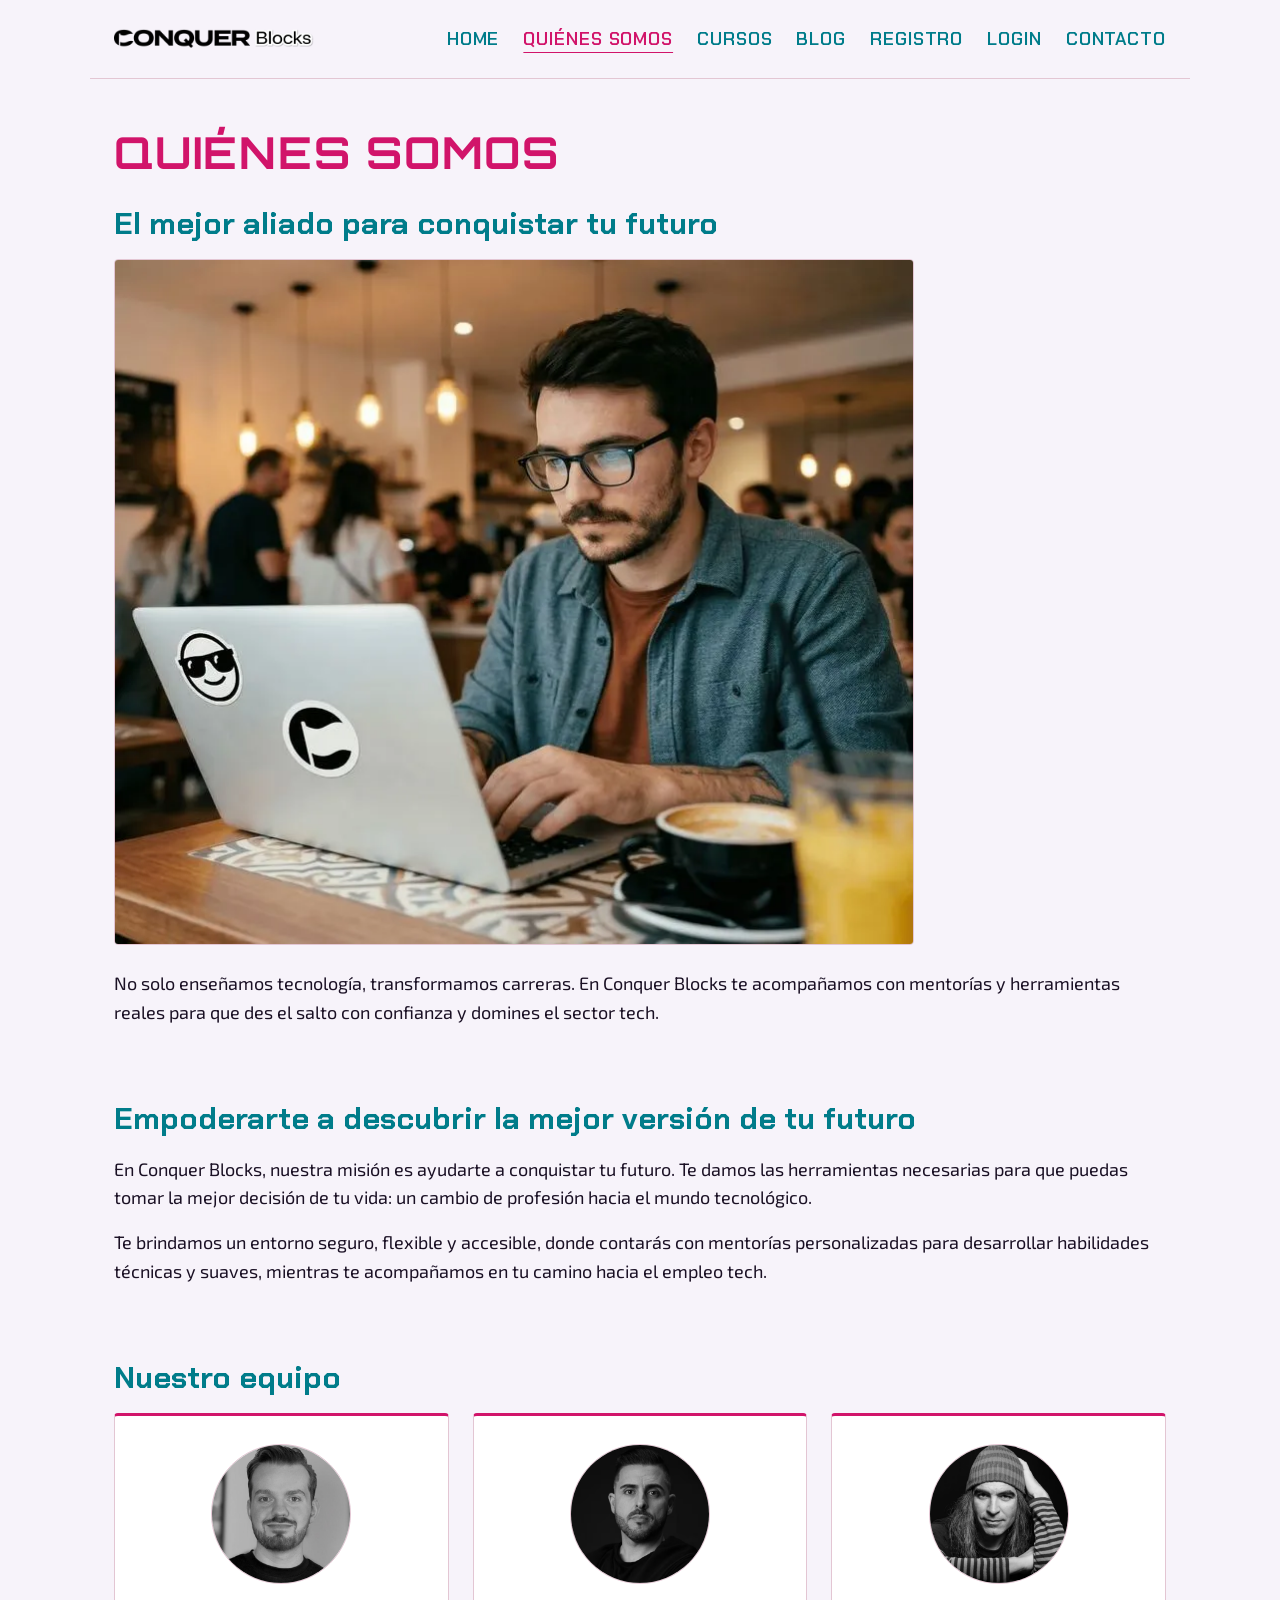
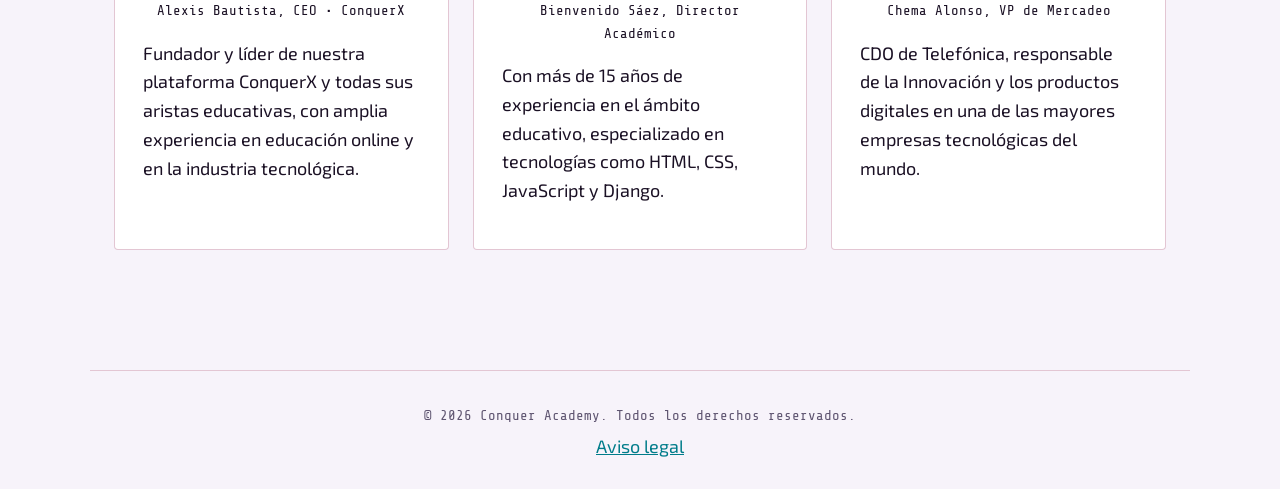
<file: pages/quienes-somos.html>
<!DOCTYPE html>
<html lang="es">
<head>
    <meta charset="UTF-8">
    <meta name="viewport" content="width=device-width, initial-scale=1.0">
    <title>Quiénes somos | Conquer Academy</title>
    <meta name="description" content="Conoce la historia, la misión y el equipo de profesionales de Conquer Academy.">
    <link rel="preconnect" href="https://fonts.googleapis.com">
    <link rel="preconnect" href="https://fonts.gstatic.com" crossorigin>
    <link rel="stylesheet" href="https://fonts.googleapis.com/css2?family=Chakra+Petch:wght@500;600&family=Exo+2:wght@400;600&family=Orbitron:wght@600;700&family=Share+Tech+Mono&display=swap">
    <link rel="stylesheet" href="../css/styles.css">
</head>
<body>
    <header class="cabecera">
        <a class="cabecera__logo" href="../index.html">
            <img src="../img/logo/logo-conquer-500.png"
                 srcset="../img/logo/logo-conquer-500.png 1x, ../img/logo/logo-conquer-800.png 2x"
                 width="250" height="24" alt="Conquer Academy - Ir al inicio">
        </a>
        <nav class="menu" aria-label="Menú principal">
            <ul>
                <li><a href="../index.html">Home</a></li>
                <li><a href="../pages/quienes-somos.html" aria-current="page">Quiénes somos</a></li>
                <li><a href="../pages/cursos.html">Cursos</a></li>
                <li><a href="../pages/blog.html">Blog</a></li>
                <li><a href="../pages/registro.html">Registro</a></li>
                <li><a href="../pages/login.html">Login</a></li>
                <li><a href="../pages/contacto.html">Contacto</a></li>
            </ul>
        </nav>
    </header>

    <main>
        <h1>Quiénes somos</h1>

        <section>
            <h2>El mejor aliado para conquistar tu futuro</h2>
            <img src="../img/home/home_img.avif" width="800" height="686" alt="Estudiante programando en su portátil">
            <p>
                No solo enseñamos tecnología, transformamos carreras. En Conquer Blocks te acompañamos
                con mentorías y herramientas reales para que des el salto con confianza y domines el
                sector tech.
            </p>
        </section>

        <section>
            <h2>Empoderarte a descubrir la mejor versión de tu futuro</h2>
            <p>
                En Conquer Blocks, nuestra misión es ayudarte a conquistar tu futuro. Te damos las
                herramientas necesarias para que puedas tomar la mejor decisión de tu vida: un cambio
                de profesión hacia el mundo tecnológico.
            </p>
            <p>
                Te brindamos un entorno seguro, flexible y accesible, donde contarás con mentorías
                personalizadas para desarrollar habilidades técnicas y suaves, mientras te acompañamos
                en tu camino hacia el empleo tech.
            </p>
        </section>

        <section>
            <h2>Nuestro equipo</h2>
            <ul class="tarjetas equipo">
                <li class="tarjeta">
                    <figure>
                        <img src="../img/equipo/alexis-bautista.avif" width="300" height="300" alt="Foto de Alexis Bautista" loading="lazy">
                        <figcaption>Alexis Bautista, CEO • ConquerX</figcaption>
                    </figure>
                    <p>Fundador y líder de nuestra plataforma ConquerX y todas sus aristas educativas, con amplia experiencia en educación online y en la industria tecnológica.</p>
                </li>
                <li class="tarjeta">
                    <figure>
                        <img src="../img/equipo/bienvenido-saez.avif" width="300" height="300" alt="Foto de Bienvenido Sáez" loading="lazy">
                        <figcaption>Bienvenido Sáez, Director Académico</figcaption>
                    </figure>
                    <p>Con más de 15 años de experiencia en el ámbito educativo, especializado en tecnologías como HTML, CSS, JavaScript y Django.</p>
                </li>
                <li class="tarjeta">
                    <figure>
                        <img src="../img/equipo/chema-alonso.avif" width="300" height="300" alt="Foto de Chema Alonso" loading="lazy">
                        <figcaption>Chema Alonso, VP de Mercadeo</figcaption>
                    </figure>
                    <p>CDO de Telefónica, responsable de la Innovación y los productos digitales en una de las mayores empresas tecnológicas del mundo.</p>
                </li>
            </ul>
        </section>
    </main>

    <footer class="pie">
        <p><small>&copy; 2026 Conquer Academy. Todos los derechos reservados.</small></p>
        <p><a href="../pages/aviso-legal.html">Aviso legal</a></p>
    </footer>
</body>
</html>
</file>
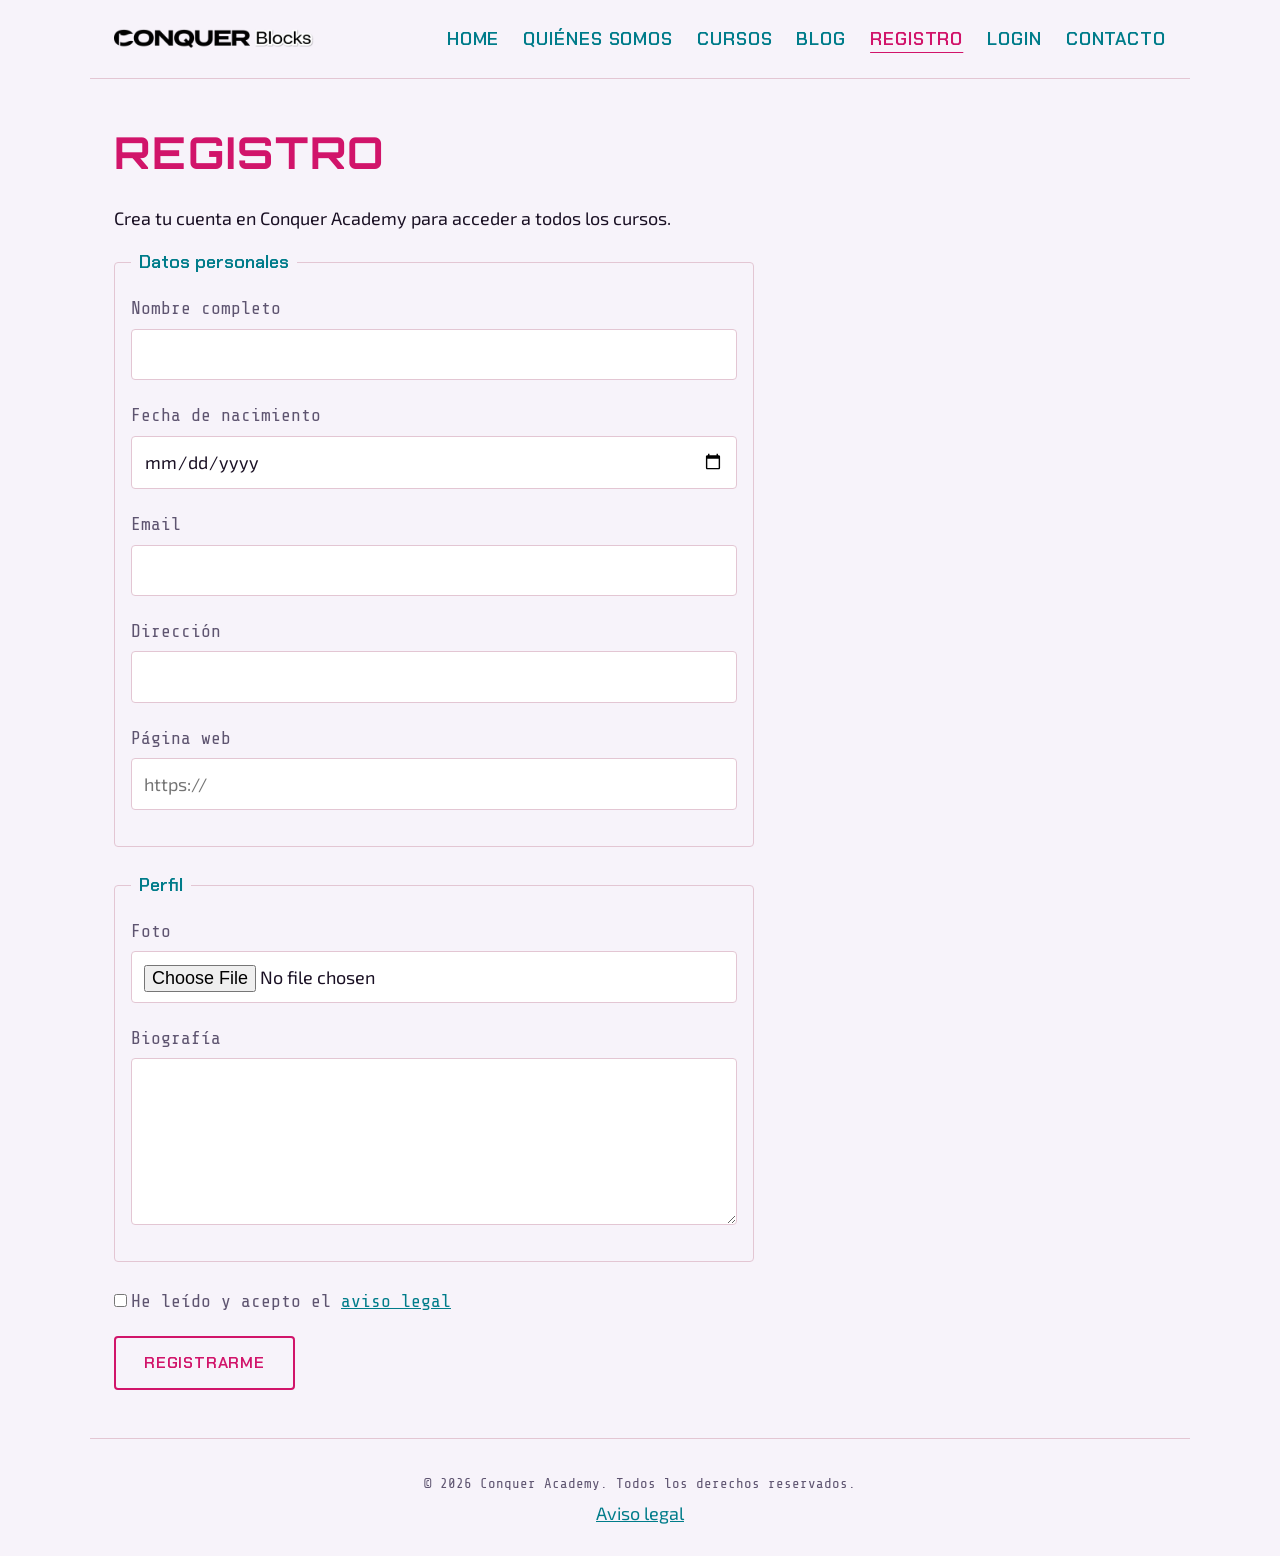
<file: pages/registro.html>
<!DOCTYPE html>
<html lang="es">
<head>
    <meta charset="UTF-8">
    <meta name="viewport" content="width=device-width, initial-scale=1.0">
    <title>Registro | Conquer Academy</title>
    <meta name="description" content="Crea tu cuenta en Conquer Academy y accede a todos los cursos de desarrollo web.">
    <link rel="preconnect" href="https://fonts.googleapis.com">
    <link rel="preconnect" href="https://fonts.gstatic.com" crossorigin>
    <link rel="stylesheet" href="https://fonts.googleapis.com/css2?family=Chakra+Petch:wght@500;600&family=Exo+2:wght@400;600&family=Orbitron:wght@600;700&family=Share+Tech+Mono&display=swap">
    <link rel="stylesheet" href="../css/styles.css">
</head>
<body>
    <header class="cabecera">
        <a class="cabecera__logo" href="../index.html">
            <img src="../img/logo/logo-conquer-500.png"
                 srcset="../img/logo/logo-conquer-500.png 1x, ../img/logo/logo-conquer-800.png 2x"
                 width="250" height="24" alt="Conquer Academy - Ir al inicio">
        </a>
        <nav class="menu" aria-label="Menú principal">
            <ul>
                <li><a href="../index.html">Home</a></li>
                <li><a href="../pages/quienes-somos.html">Quiénes somos</a></li>
                <li><a href="../pages/cursos.html">Cursos</a></li>
                <li><a href="../pages/blog.html">Blog</a></li>
                <li><a href="../pages/registro.html" aria-current="page">Registro</a></li>
                <li><a href="../pages/login.html">Login</a></li>
                <li><a href="../pages/contacto.html">Contacto</a></li>
            </ul>
        </nav>
    </header>

    <main>
        <h1>Registro</h1>
        <p>Crea tu cuenta en Conquer Academy para acceder a todos los cursos.</p>

        <form action="#" method="post" enctype="multipart/form-data">
            <fieldset>
                <legend>Datos personales</legend>

                <p>
                    <label for="nombre">Nombre completo</label>
                    <input type="text" id="nombre" name="nombre" autocomplete="name" required>
                </p>
                <p>
                    <label for="nacimiento">Fecha de nacimiento</label>
                    <input type="date" id="nacimiento" name="nacimiento" autocomplete="bday" required>
                </p>
                <p>
                    <label for="email">Email</label>
                    <input type="email" id="email" name="email" autocomplete="email" required>
                </p>
                <p>
                    <label for="direccion">Dirección</label>
                    <input type="text" id="direccion" name="direccion" autocomplete="street-address">
                </p>
                <p>
                    <label for="web">Página web</label>
                    <input type="url" id="web" name="web" placeholder="https://" autocomplete="url">
                </p>
            </fieldset>

            <fieldset>
                <legend>Perfil</legend>

                <p>
                    <label for="foto">Foto</label>
                    <input type="file" id="foto" name="foto" accept="image/*">
                </p>
                <p>
                    <label for="biografia">Biografía</label>
                    <textarea id="biografia" name="biografia" rows="5" cols="40"></textarea>
                </p>
            </fieldset>

            <p>
                <input type="checkbox" id="acepto" name="acepto" required>
                <label for="acepto">He leído y acepto el <a href="aviso-legal.html">aviso legal</a></label>
            </p>

            <button type="submit">Registrarme</button>
        </form>
    </main>

    <footer class="pie">
        <p><small>&copy; 2026 Conquer Academy. Todos los derechos reservados.</small></p>
        <p><a href="../pages/aviso-legal.html">Aviso legal</a></p>
    </footer>
</body>
</html>
</file>
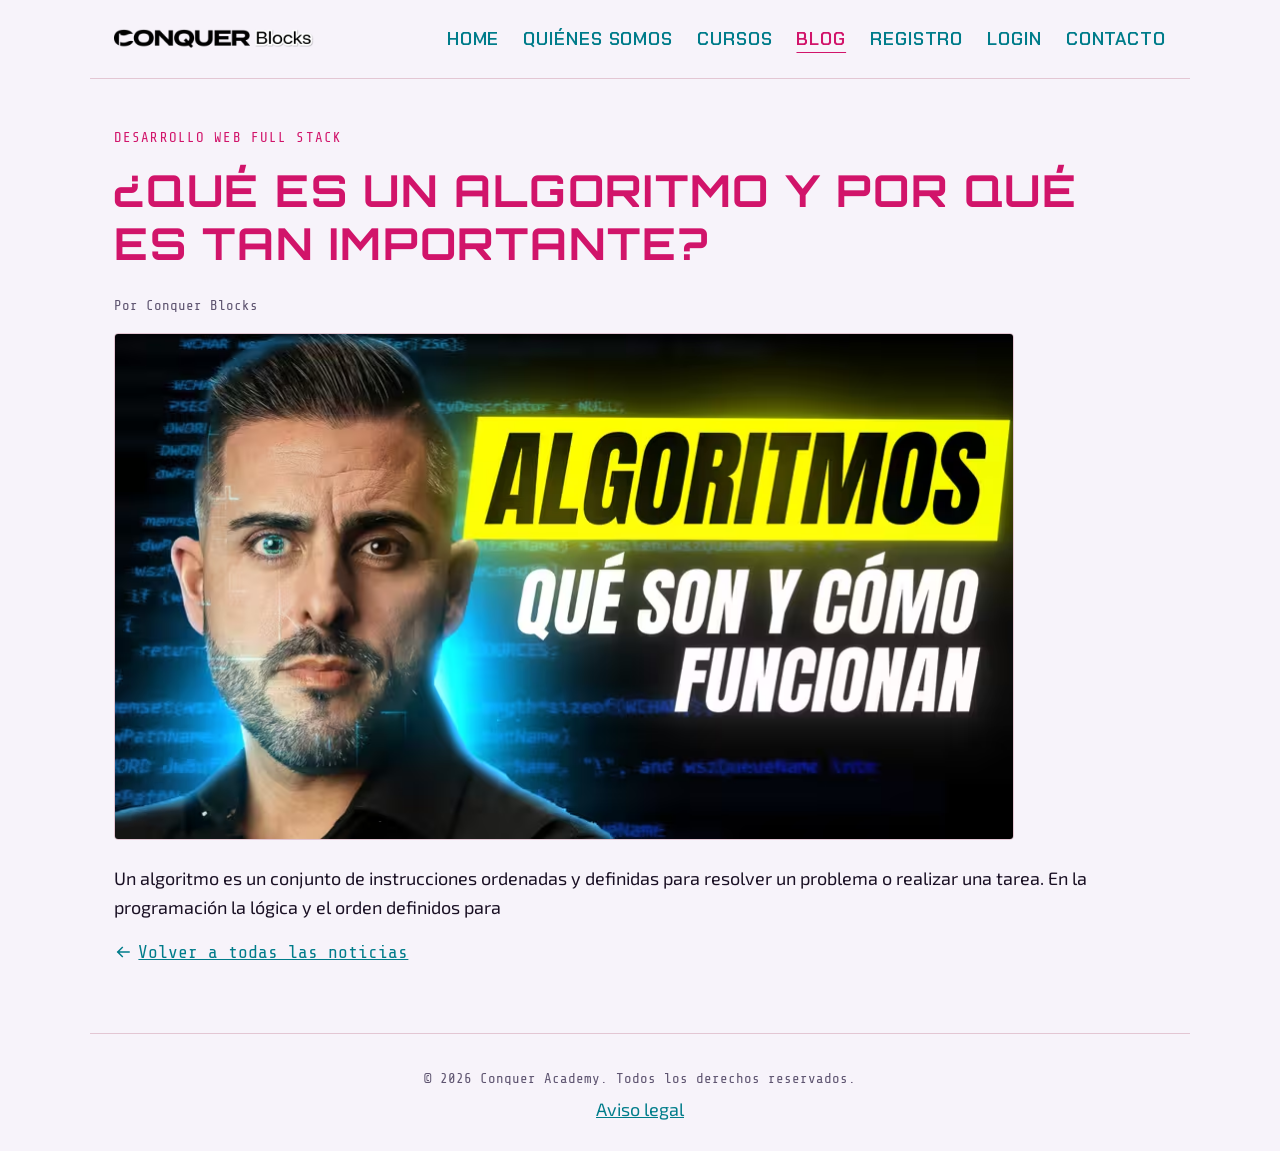
<file: pages/blog/noticia-algoritmos.html>
<!DOCTYPE html>
<html lang="es">
<head>
    <meta charset="UTF-8">
    <meta name="viewport" content="width=device-width, initial-scale=1.0">
    <title>¿Qué es un algoritmo y por qué es tan importante? | Conquer Academy</title>
    <meta name="description" content="Un algoritmo es un conjunto de instrucciones ordenadas y definidas para resolver un problema o realizar una tarea. En la programación la lógica y el orden definidos para">
    <link rel="preconnect" href="https://fonts.googleapis.com">
    <link rel="preconnect" href="https://fonts.gstatic.com" crossorigin>
    <link rel="stylesheet" href="https://fonts.googleapis.com/css2?family=Chakra+Petch:wght@500;600&family=Exo+2:wght@400;600&family=Orbitron:wght@600;700&family=Share+Tech+Mono&display=swap">
    <link rel="stylesheet" href="../../css/styles.css">
</head>
<body>
    <header class="cabecera">
        <a class="cabecera__logo" href="../../index.html">
            <img src="../../img/logo/logo-conquer-500.png"
                 srcset="../../img/logo/logo-conquer-500.png 1x, ../../img/logo/logo-conquer-800.png 2x"
                 width="250" height="24" alt="Conquer Academy - Ir al inicio">
        </a>
        <nav class="menu" aria-label="Menú principal">
            <ul>
                <li><a href="../../index.html">Home</a></li>
                <li><a href="../../pages/quienes-somos.html">Quiénes somos</a></li>
                <li><a href="../../pages/cursos.html">Cursos</a></li>
                <li><a href="../../pages/blog.html" aria-current="page">Blog</a></li>
                <li><a href="../../pages/registro.html">Registro</a></li>
                <li><a href="../../pages/login.html">Login</a></li>
                <li><a href="../../pages/contacto.html">Contacto</a></li>
            </ul>
        </nav>
    </header>

    <main>
        <article>
            <p class="etiqueta">Desarrollo Web Full Stack</p>
            <h1>¿Qué es un algoritmo y por qué es tan importante?</h1>
            <p class="meta">Por Conquer Blocks</p>
            <img src="../../img/home/blog-bienvenido.avif" width="900" height="506" alt="¿Qué es un algoritmo y por qué es tan importante?">
            <p>Un algoritmo es un conjunto de instrucciones ordenadas y definidas para resolver un problema o realizar una tarea. En la programación la lógica y el orden definidos para</p>

            <p><a class="enlace-icono" href="../blog.html"><svg class="icono" viewBox="0 0 24 24" width="16" height="16" fill="none" stroke="currentColor" stroke-width="2" stroke-linecap="square" aria-hidden="true"><path d="M20 12H5M11 6l-6 6 6 6"/></svg> Volver a todas las noticias</a></p>
        </article>
    </main>

    <footer class="pie">
        <p><small>&copy; 2026 Conquer Academy. Todos los derechos reservados.</small></p>
        <p><a href="../../pages/aviso-legal.html">Aviso legal</a></p>
    </footer>
</body>
</html>
</file>
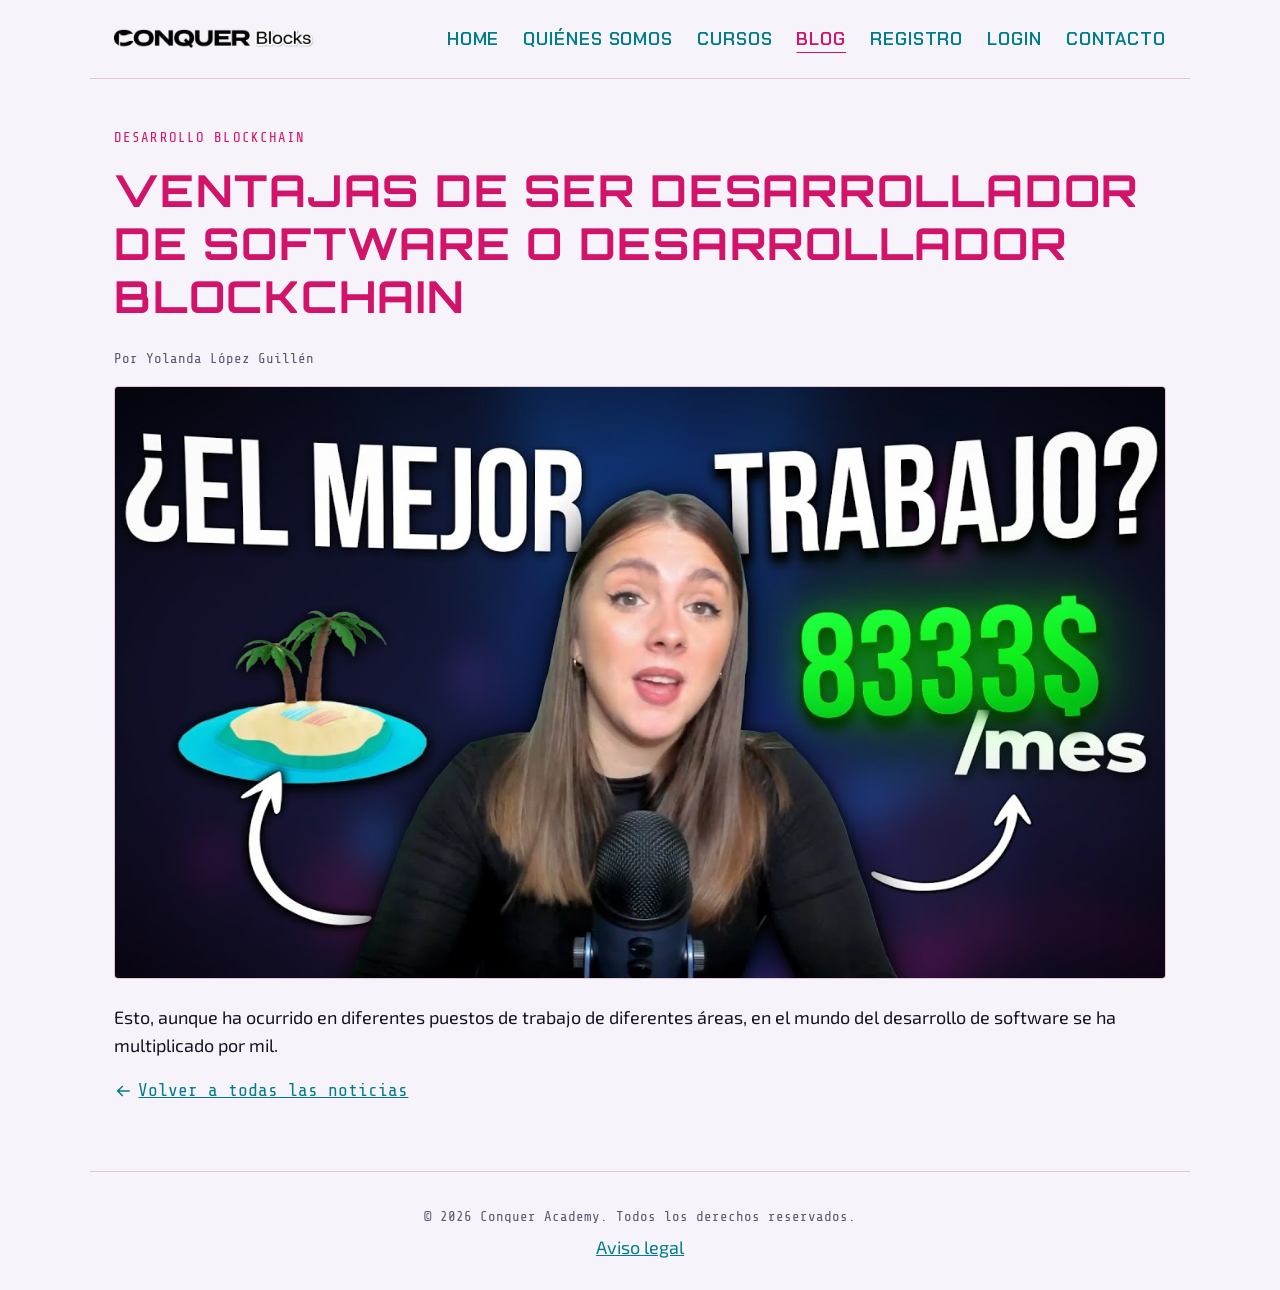
<file: pages/blog/noticia-ventajas-blockchain.html>
<!DOCTYPE html>
<html lang="es">
<head>
    <meta charset="UTF-8">
    <meta name="viewport" content="width=device-width, initial-scale=1.0">
    <title>Ventajas de ser desarrollador de software o desarrollador blockchain | Conquer Academy</title>
    <meta name="description" content="Esto, aunque ha ocurrido en diferentes puestos de trabajo de diferentes áreas, en el mundo del desarrollo de software se ha multiplicado por mil.">
    <link rel="preconnect" href="https://fonts.googleapis.com">
    <link rel="preconnect" href="https://fonts.gstatic.com" crossorigin>
    <link rel="stylesheet" href="https://fonts.googleapis.com/css2?family=Chakra+Petch:wght@500;600&family=Exo+2:wght@400;600&family=Orbitron:wght@600;700&family=Share+Tech+Mono&display=swap">
    <link rel="stylesheet" href="../../css/styles.css">
</head>
<body>
    <header class="cabecera">
        <a class="cabecera__logo" href="../../index.html">
            <img src="../../img/logo/logo-conquer-500.png"
                 srcset="../../img/logo/logo-conquer-500.png 1x, ../../img/logo/logo-conquer-800.png 2x"
                 width="250" height="24" alt="Conquer Academy - Ir al inicio">
        </a>
        <nav class="menu" aria-label="Menú principal">
            <ul>
                <li><a href="../../index.html">Home</a></li>
                <li><a href="../../pages/quienes-somos.html">Quiénes somos</a></li>
                <li><a href="../../pages/cursos.html">Cursos</a></li>
                <li><a href="../../pages/blog.html" aria-current="page">Blog</a></li>
                <li><a href="../../pages/registro.html">Registro</a></li>
                <li><a href="../../pages/login.html">Login</a></li>
                <li><a href="../../pages/contacto.html">Contacto</a></li>
            </ul>
        </nav>
    </header>

    <main>
        <article>
            <p class="etiqueta">Desarrollo Blockchain</p>
            <h1>Ventajas de ser desarrollador de software o desarrollador blockchain</h1>
            <p class="meta">Por Yolanda López Guillén</p>
            <img src="../../img/blog/noticia-blockchain.jpeg" width="1280" height="720" alt="Ventajas de ser desarrollador de software o desarrollador blockchain">
            <p>Esto, aunque ha ocurrido en diferentes puestos de trabajo de diferentes áreas, en el mundo del desarrollo de software se ha multiplicado por mil.</p>

            <p><a class="enlace-icono" href="../blog.html"><svg class="icono" viewBox="0 0 24 24" width="16" height="16" fill="none" stroke="currentColor" stroke-width="2" stroke-linecap="square" aria-hidden="true"><path d="M20 12H5M11 6l-6 6 6 6"/></svg> Volver a todas las noticias</a></p>
        </article>
    </main>

    <footer class="pie">
        <p><small>&copy; 2026 Conquer Academy. Todos los derechos reservados.</small></p>
        <p><a href="../../pages/aviso-legal.html">Aviso legal</a></p>
    </footer>
</body>
</html>
</file>
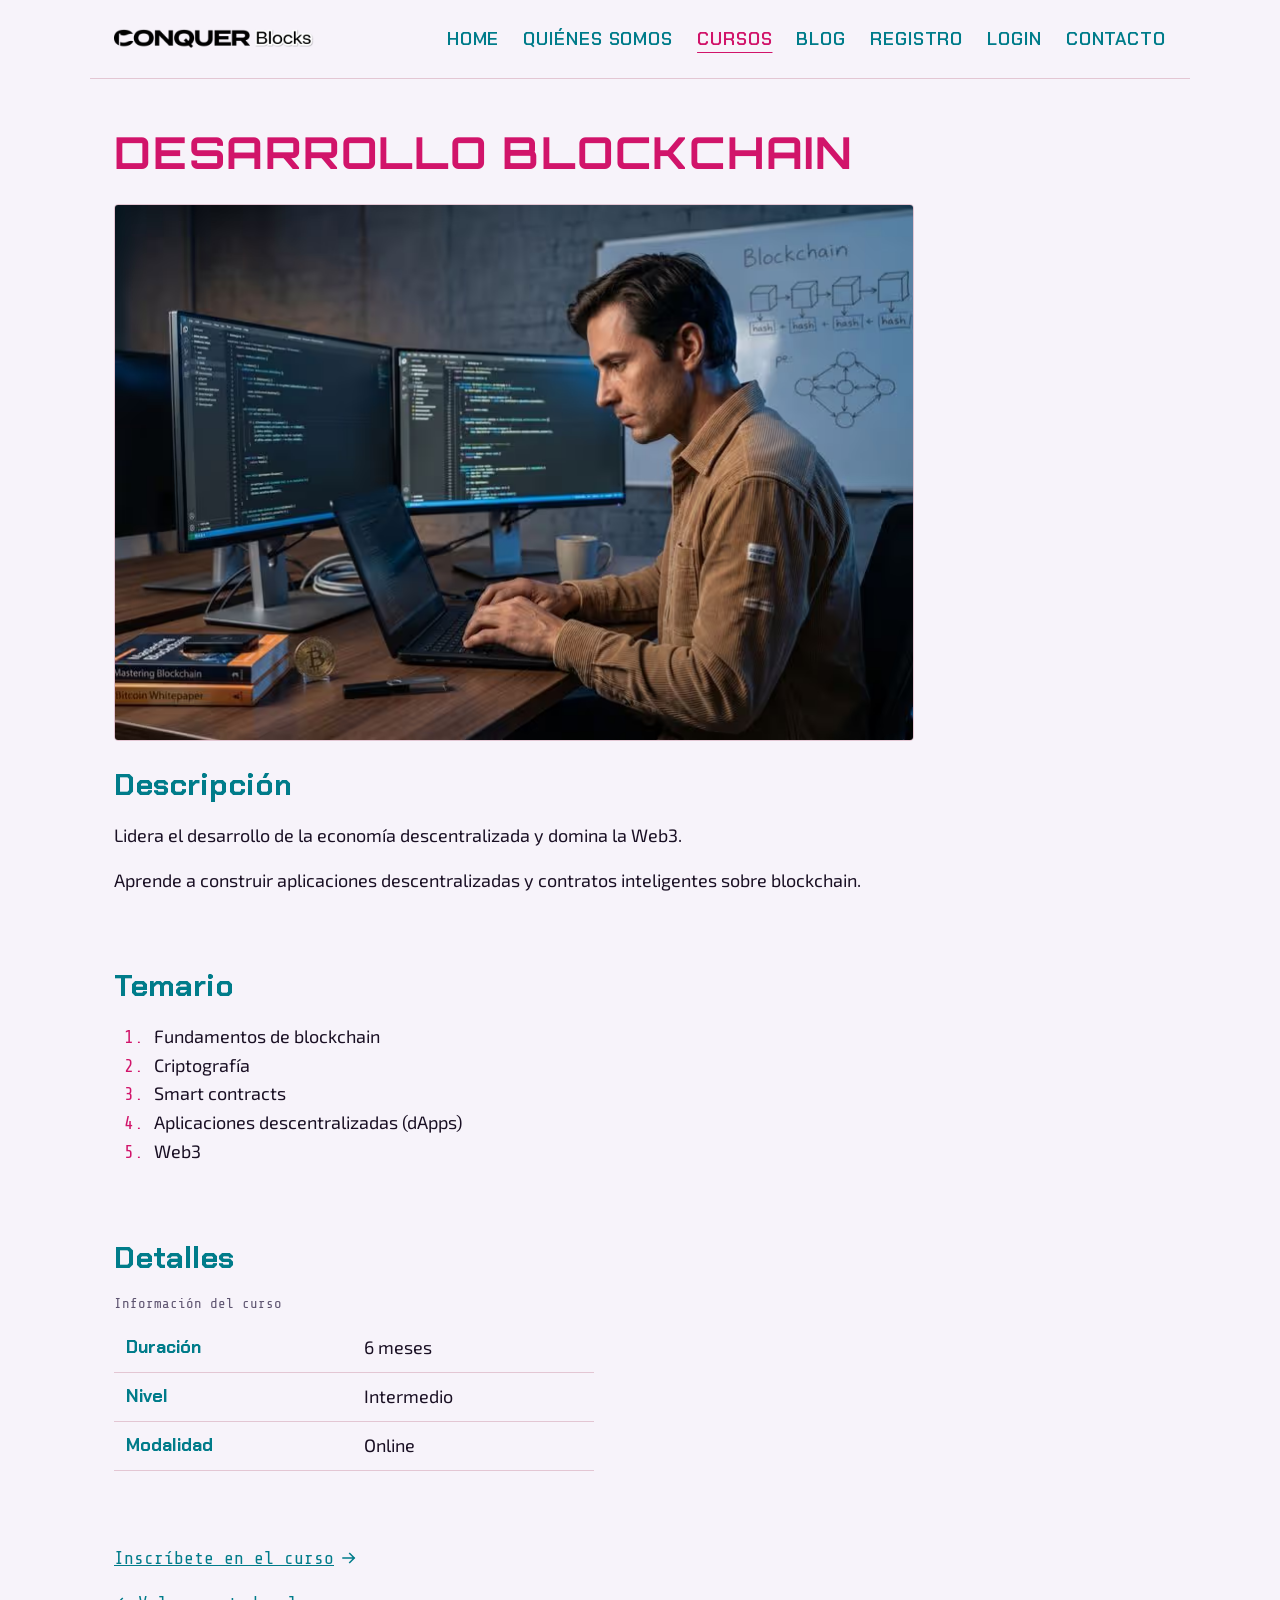
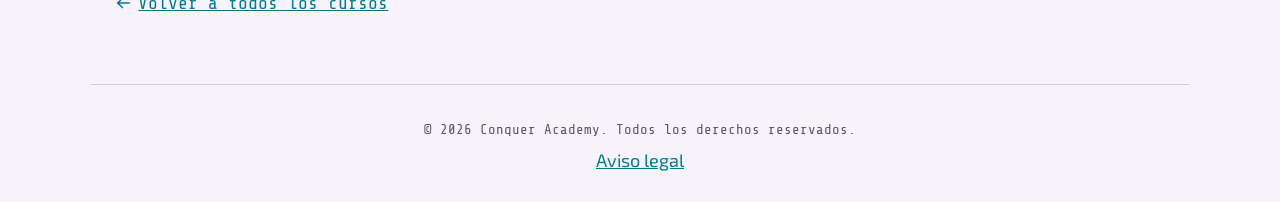
<file: pages/cursos/curso-blockchain.html>
<!DOCTYPE html>
<html lang="es">
<head>
    <meta charset="UTF-8">
    <meta name="viewport" content="width=device-width, initial-scale=1.0">
    <title>Desarrollo Blockchain | Conquer Academy</title>
    <meta name="description" content="Lidera el desarrollo de la economía descentralizada y domina la Web3.">
    <link rel="preconnect" href="https://fonts.googleapis.com">
    <link rel="preconnect" href="https://fonts.gstatic.com" crossorigin>
    <link rel="stylesheet" href="https://fonts.googleapis.com/css2?family=Chakra+Petch:wght@500;600&family=Exo+2:wght@400;600&family=Orbitron:wght@600;700&family=Share+Tech+Mono&display=swap">
    <link rel="stylesheet" href="../../css/styles.css">
</head>
<body>
    <header class="cabecera">
        <a class="cabecera__logo" href="../../index.html">
            <img src="../../img/logo/logo-conquer-500.png"
                 srcset="../../img/logo/logo-conquer-500.png 1x, ../../img/logo/logo-conquer-800.png 2x"
                 width="250" height="24" alt="Conquer Academy - Ir al inicio">
        </a>
        <nav class="menu" aria-label="Menú principal">
            <ul>
                <li><a href="../../index.html">Home</a></li>
                <li><a href="../../pages/quienes-somos.html">Quiénes somos</a></li>
                <li><a href="../../pages/cursos.html" aria-current="page">Cursos</a></li>
                <li><a href="../../pages/blog.html">Blog</a></li>
                <li><a href="../../pages/registro.html">Registro</a></li>
                <li><a href="../../pages/login.html">Login</a></li>
                <li><a href="../../pages/contacto.html">Contacto</a></li>
            </ul>
        </nav>
    </header>

    <main>
        <article>
            <h1>Desarrollo Blockchain</h1>
            <img src="../../img/home/blockchain.avif" width="800" height="537" alt="Desarrollo Blockchain">

            <section>
                <h2>Descripción</h2>
                <p>Lidera el desarrollo de la economía descentralizada y domina la Web3.</p>
                <p>Aprende a construir aplicaciones descentralizadas y contratos inteligentes sobre blockchain.</p>
            </section>

            <section>
                <h2>Temario</h2>
                <ol>
                    <li>Fundamentos de blockchain</li>
                    <li>Criptografía</li>
                    <li>Smart contracts</li>
                    <li>Aplicaciones descentralizadas (dApps)</li>
                    <li>Web3</li>
                </ol>
            </section>

            <section>
                <h2>Detalles</h2>
                <table>
                    <caption>Información del curso</caption>
                    <tbody>
                        <tr><th scope="row">Duración</th><td>6 meses</td></tr>
                        <tr><th scope="row">Nivel</th><td>Intermedio</td></tr>
                        <tr><th scope="row">Modalidad</th><td>Online</td></tr>
                    </tbody>
                </table>
            </section>

            <p><a class="enlace-icono" href="../registro.html">Inscríbete en el curso <svg class="icono" viewBox="0 0 24 24" width="16" height="16" fill="none" stroke="currentColor" stroke-width="2" stroke-linecap="square" aria-hidden="true"><path d="M4 12h15M13 6l6 6-6 6"/></svg></a></p>
            <p><a class="enlace-icono" href="../cursos.html"><svg class="icono" viewBox="0 0 24 24" width="16" height="16" fill="none" stroke="currentColor" stroke-width="2" stroke-linecap="square" aria-hidden="true"><path d="M20 12H5M11 6l-6 6 6 6"/></svg> Volver a todos los cursos</a></p>
        </article>
    </main>

    <footer class="pie">
        <p><small>&copy; 2026 Conquer Academy. Todos los derechos reservados.</small></p>
        <p><a href="../../pages/aviso-legal.html">Aviso legal</a></p>
    </footer>
</body>
</html>
</file>
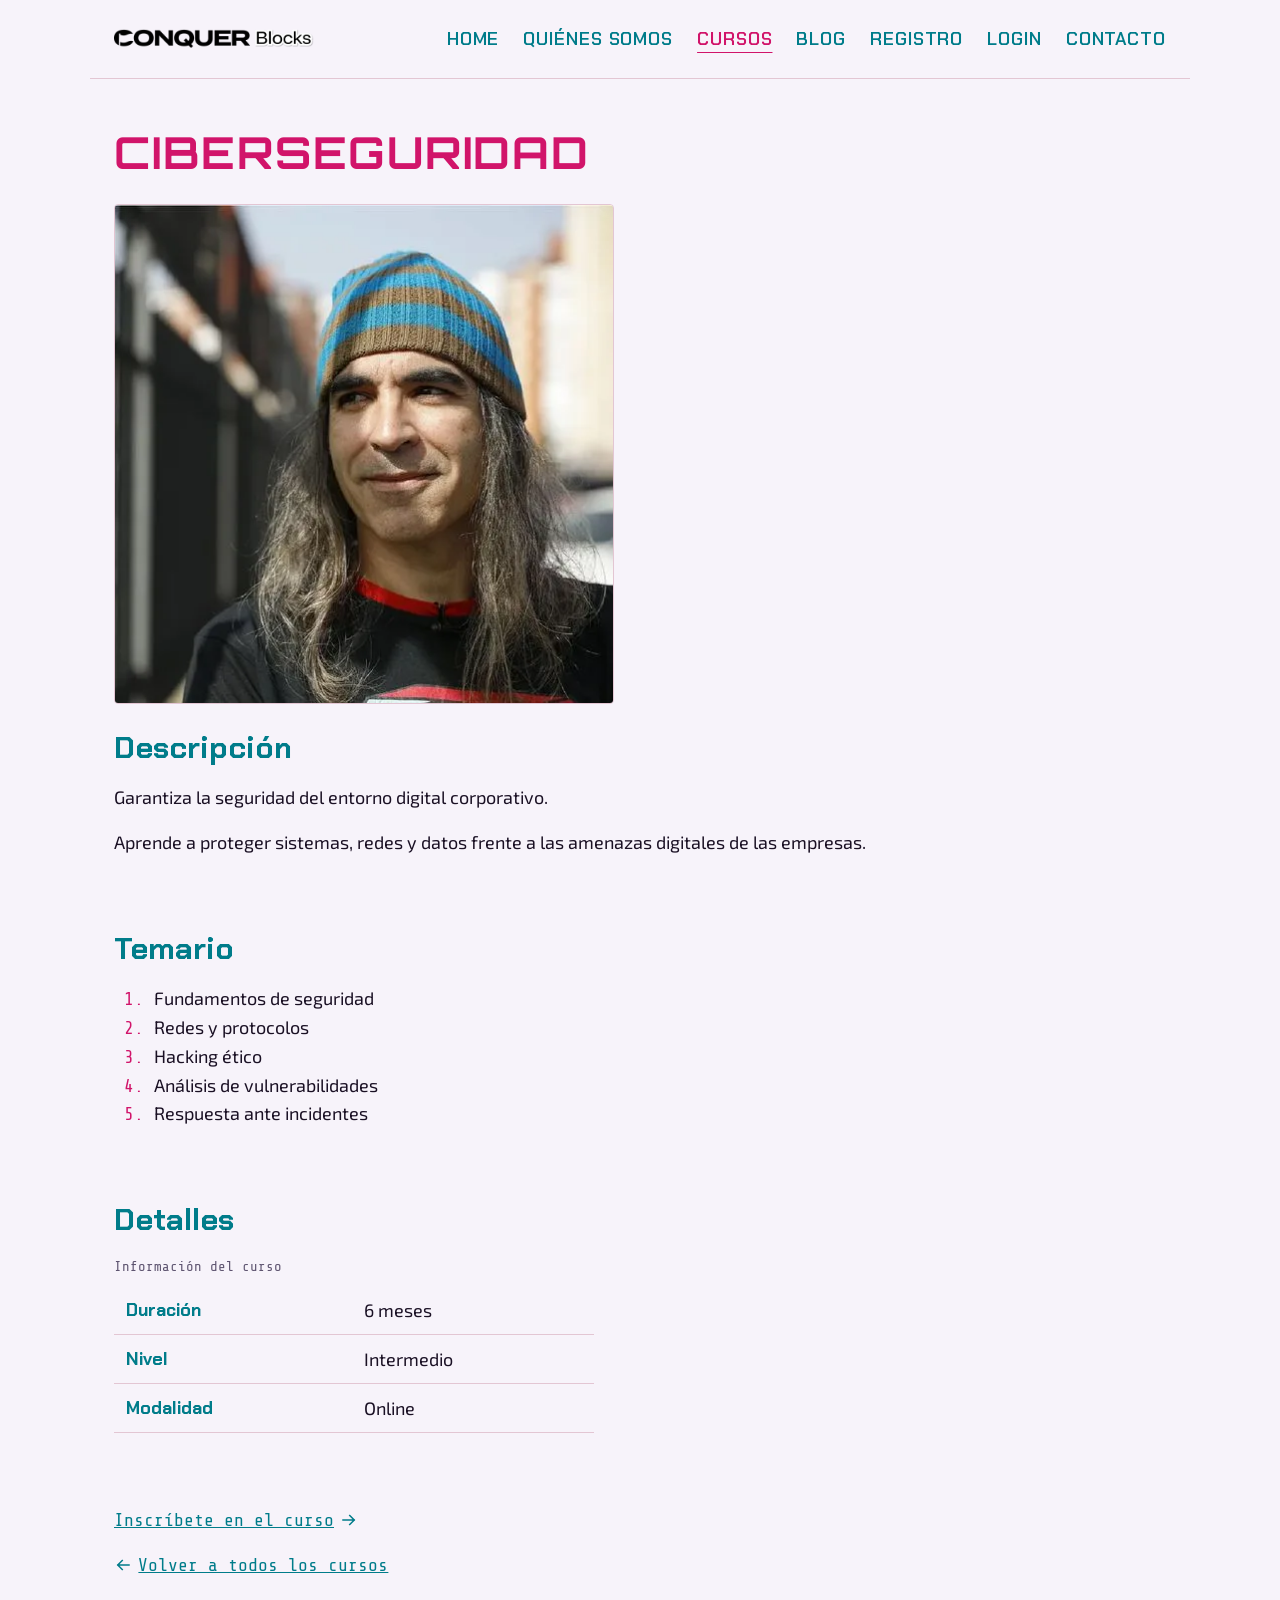
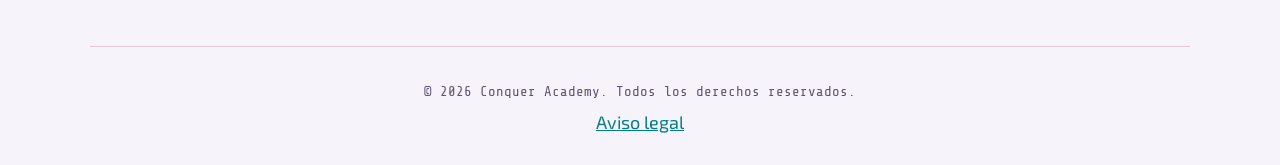
<file: pages/cursos/curso-ciberseguridad.html>
<!DOCTYPE html>
<html lang="es">
<head>
    <meta charset="UTF-8">
    <meta name="viewport" content="width=device-width, initial-scale=1.0">
    <title>Ciberseguridad | Conquer Academy</title>
    <meta name="description" content="Garantiza la seguridad del entorno digital corporativo.">
    <link rel="preconnect" href="https://fonts.googleapis.com">
    <link rel="preconnect" href="https://fonts.gstatic.com" crossorigin>
    <link rel="stylesheet" href="https://fonts.googleapis.com/css2?family=Chakra+Petch:wght@500;600&family=Exo+2:wght@400;600&family=Orbitron:wght@600;700&family=Share+Tech+Mono&display=swap">
    <link rel="stylesheet" href="../../css/styles.css">
</head>
<body>
    <header class="cabecera">
        <a class="cabecera__logo" href="../../index.html">
            <img src="../../img/logo/logo-conquer-500.png"
                 srcset="../../img/logo/logo-conquer-500.png 1x, ../../img/logo/logo-conquer-800.png 2x"
                 width="250" height="24" alt="Conquer Academy - Ir al inicio">
        </a>
        <nav class="menu" aria-label="Menú principal">
            <ul>
                <li><a href="../../index.html">Home</a></li>
                <li><a href="../../pages/quienes-somos.html">Quiénes somos</a></li>
                <li><a href="../../pages/cursos.html" aria-current="page">Cursos</a></li>
                <li><a href="../../pages/blog.html">Blog</a></li>
                <li><a href="../../pages/registro.html">Registro</a></li>
                <li><a href="../../pages/login.html">Login</a></li>
                <li><a href="../../pages/contacto.html">Contacto</a></li>
            </ul>
        </nav>
    </header>

    <main>
        <article>
            <h1>Ciberseguridad</h1>
            <img src="../../img/home/chema_ciberseguridad.avif" width="500" height="500" alt="Ciberseguridad">

            <section>
                <h2>Descripción</h2>
                <p>Garantiza la seguridad del entorno digital corporativo.</p>
                <p>Aprende a proteger sistemas, redes y datos frente a las amenazas digitales de las empresas.</p>
            </section>

            <section>
                <h2>Temario</h2>
                <ol>
                    <li>Fundamentos de seguridad</li>
                    <li>Redes y protocolos</li>
                    <li>Hacking ético</li>
                    <li>Análisis de vulnerabilidades</li>
                    <li>Respuesta ante incidentes</li>
                </ol>
            </section>

            <section>
                <h2>Detalles</h2>
                <table>
                    <caption>Información del curso</caption>
                    <tbody>
                        <tr><th scope="row">Duración</th><td>6 meses</td></tr>
                        <tr><th scope="row">Nivel</th><td>Intermedio</td></tr>
                        <tr><th scope="row">Modalidad</th><td>Online</td></tr>
                    </tbody>
                </table>
            </section>

            <p><a class="enlace-icono" href="../registro.html">Inscríbete en el curso <svg class="icono" viewBox="0 0 24 24" width="16" height="16" fill="none" stroke="currentColor" stroke-width="2" stroke-linecap="square" aria-hidden="true"><path d="M4 12h15M13 6l6 6-6 6"/></svg></a></p>
            <p><a class="enlace-icono" href="../cursos.html"><svg class="icono" viewBox="0 0 24 24" width="16" height="16" fill="none" stroke="currentColor" stroke-width="2" stroke-linecap="square" aria-hidden="true"><path d="M20 12H5M11 6l-6 6 6 6"/></svg> Volver a todos los cursos</a></p>
        </article>
    </main>

    <footer class="pie">
        <p><small>&copy; 2026 Conquer Academy. Todos los derechos reservados.</small></p>
        <p><a href="../../pages/aviso-legal.html">Aviso legal</a></p>
    </footer>
</body>
</html>
</file>
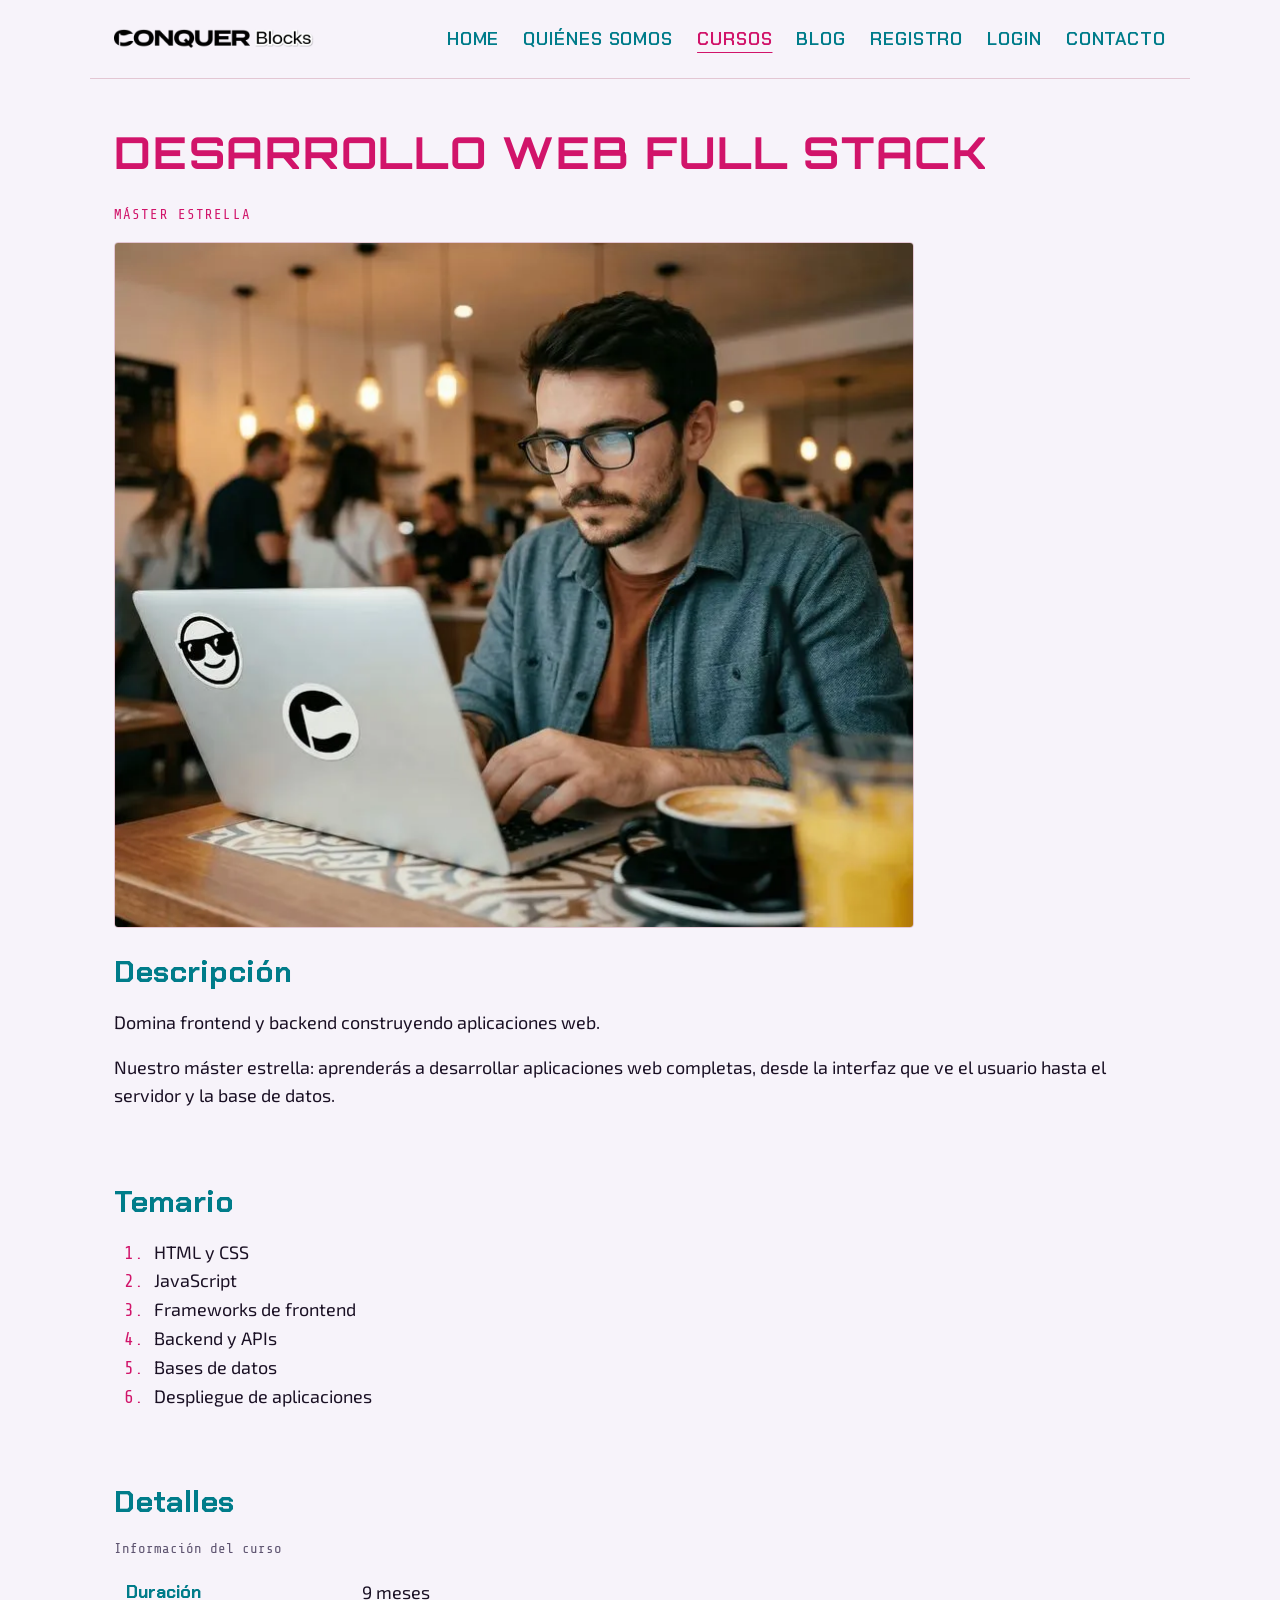
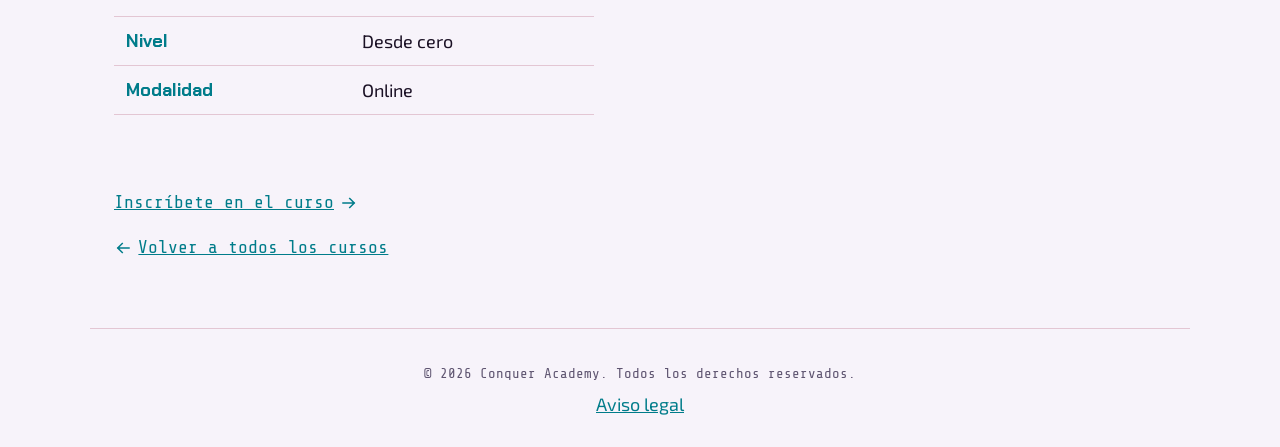
<file: pages/cursos/curso-full-stack.html>
<!DOCTYPE html>
<html lang="es">
<head>
    <meta charset="UTF-8">
    <meta name="viewport" content="width=device-width, initial-scale=1.0">
    <title>Desarrollo Web Full Stack | Conquer Academy</title>
    <meta name="description" content="Domina frontend y backend construyendo aplicaciones web.">
    <link rel="preconnect" href="https://fonts.googleapis.com">
    <link rel="preconnect" href="https://fonts.gstatic.com" crossorigin>
    <link rel="stylesheet" href="https://fonts.googleapis.com/css2?family=Chakra+Petch:wght@500;600&family=Exo+2:wght@400;600&family=Orbitron:wght@600;700&family=Share+Tech+Mono&display=swap">
    <link rel="stylesheet" href="../../css/styles.css">
</head>
<body>
    <header class="cabecera">
        <a class="cabecera__logo" href="../../index.html">
            <img src="../../img/logo/logo-conquer-500.png"
                 srcset="../../img/logo/logo-conquer-500.png 1x, ../../img/logo/logo-conquer-800.png 2x"
                 width="250" height="24" alt="Conquer Academy - Ir al inicio">
        </a>
        <nav class="menu" aria-label="Menú principal">
            <ul>
                <li><a href="../../index.html">Home</a></li>
                <li><a href="../../pages/quienes-somos.html">Quiénes somos</a></li>
                <li><a href="../../pages/cursos.html" aria-current="page">Cursos</a></li>
                <li><a href="../../pages/blog.html">Blog</a></li>
                <li><a href="../../pages/registro.html">Registro</a></li>
                <li><a href="../../pages/login.html">Login</a></li>
                <li><a href="../../pages/contacto.html">Contacto</a></li>
            </ul>
        </nav>
    </header>

    <main>
        <article>
            <h1>Desarrollo Web Full Stack</h1>
            <p class="etiqueta">Máster estrella</p>
            <img src="../../img/home/home_img.avif" width="800" height="686" alt="Desarrollo Web Full Stack">

            <section>
                <h2>Descripción</h2>
                <p>Domina frontend y backend construyendo aplicaciones web.</p>
                <p>Nuestro máster estrella: aprenderás a desarrollar aplicaciones web completas, desde la interfaz que ve el usuario hasta el servidor y la base de datos.</p>
            </section>

            <section>
                <h2>Temario</h2>
                <ol>
                    <li>HTML y CSS</li>
                    <li>JavaScript</li>
                    <li>Frameworks de frontend</li>
                    <li>Backend y APIs</li>
                    <li>Bases de datos</li>
                    <li>Despliegue de aplicaciones</li>
                </ol>
            </section>

            <section>
                <h2>Detalles</h2>
                <table>
                    <caption>Información del curso</caption>
                    <tbody>
                        <tr><th scope="row">Duración</th><td>9 meses</td></tr>
                        <tr><th scope="row">Nivel</th><td>Desde cero</td></tr>
                        <tr><th scope="row">Modalidad</th><td>Online</td></tr>
                    </tbody>
                </table>
            </section>

            <p><a class="enlace-icono" href="../registro.html">Inscríbete en el curso <svg class="icono" viewBox="0 0 24 24" width="16" height="16" fill="none" stroke="currentColor" stroke-width="2" stroke-linecap="square" aria-hidden="true"><path d="M4 12h15M13 6l6 6-6 6"/></svg></a></p>
            <p><a class="enlace-icono" href="../cursos.html"><svg class="icono" viewBox="0 0 24 24" width="16" height="16" fill="none" stroke="currentColor" stroke-width="2" stroke-linecap="square" aria-hidden="true"><path d="M20 12H5M11 6l-6 6 6 6"/></svg> Volver a todos los cursos</a></p>
        </article>
    </main>

    <footer class="pie">
        <p><small>&copy; 2026 Conquer Academy. Todos los derechos reservados.</small></p>
        <p><a href="../../pages/aviso-legal.html">Aviso legal</a></p>
    </footer>
</body>
</html>
</file>
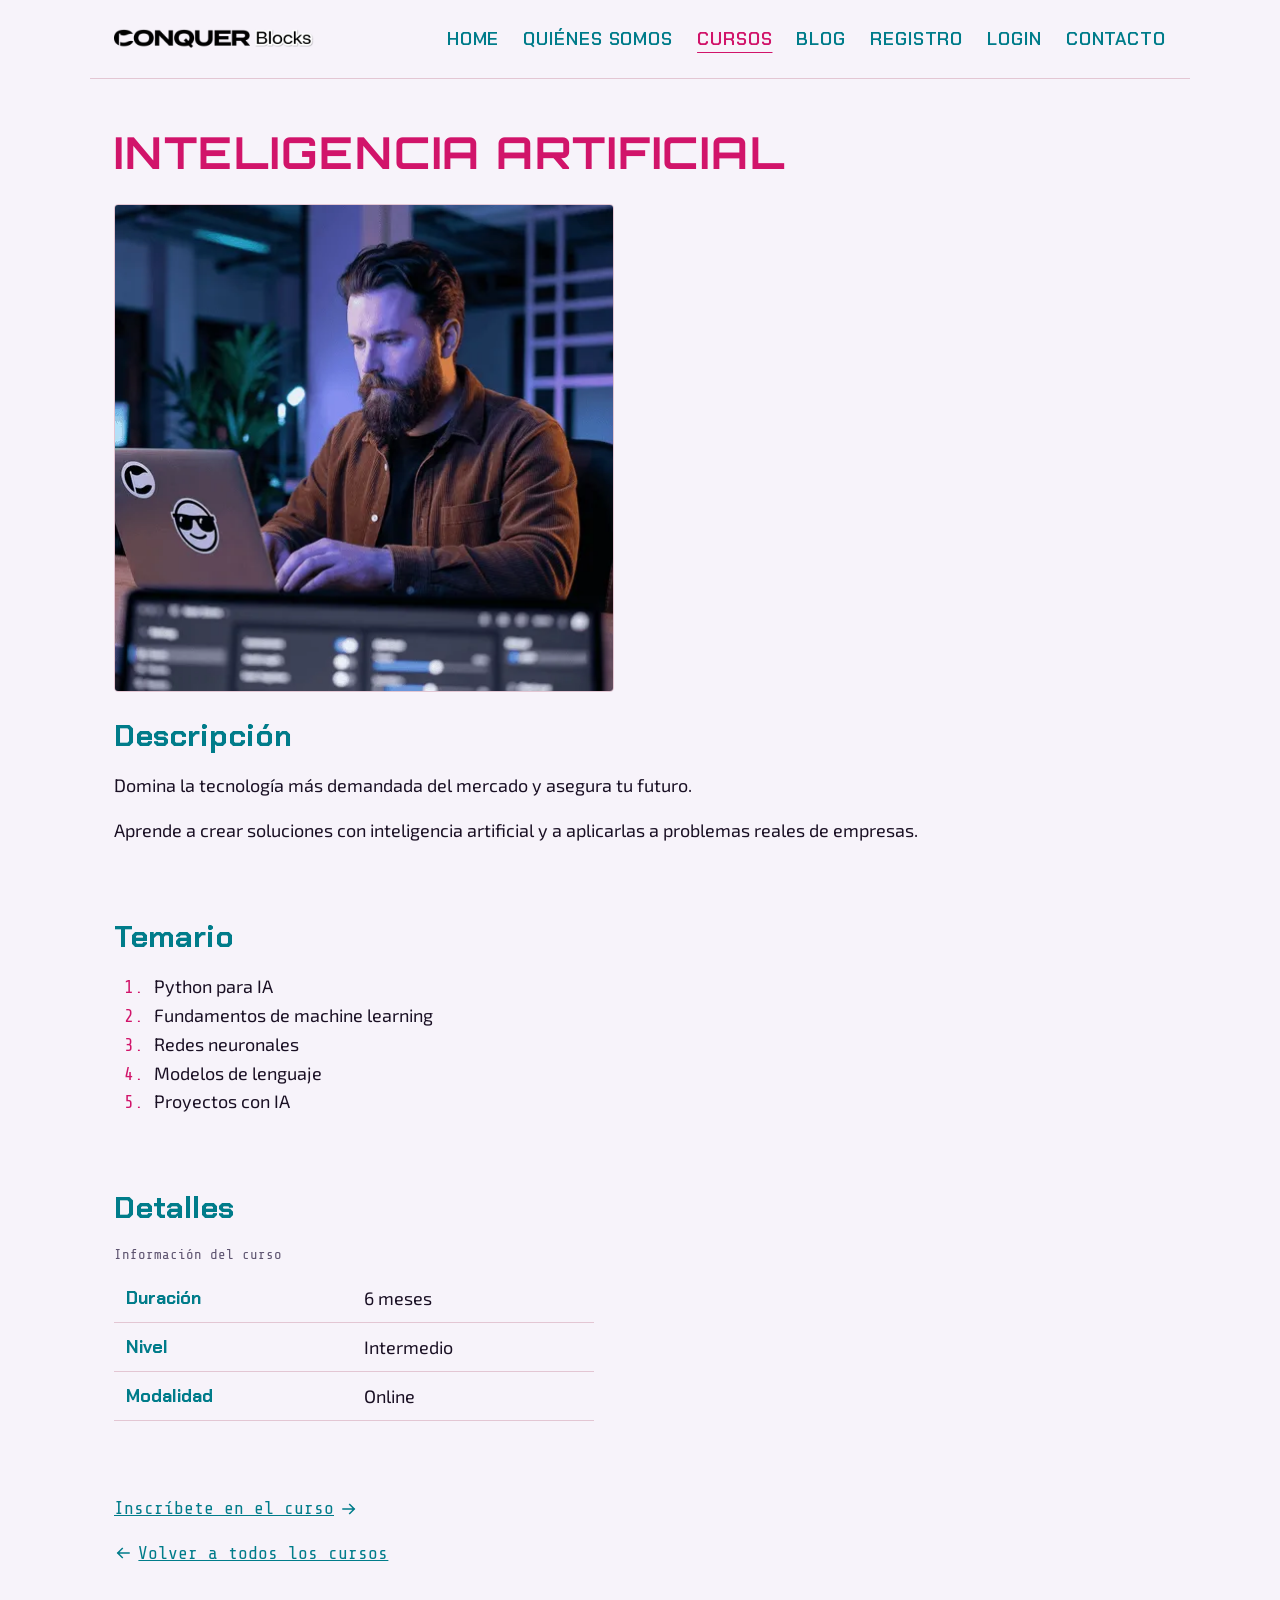
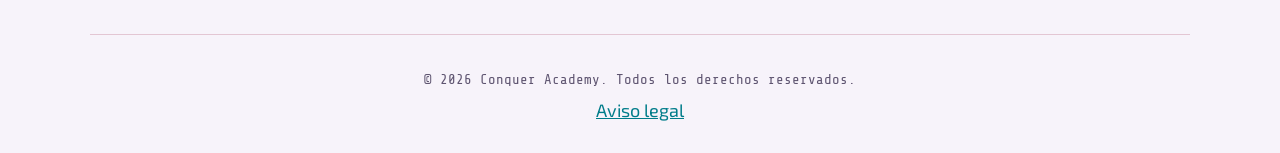
<file: pages/cursos/curso-inteligencia-artificial.html>
<!DOCTYPE html>
<html lang="es">
<head>
    <meta charset="UTF-8">
    <meta name="viewport" content="width=device-width, initial-scale=1.0">
    <title>Inteligencia Artificial | Conquer Academy</title>
    <meta name="description" content="Domina la tecnología más demandada del mercado y asegura tu futuro.">
    <link rel="preconnect" href="https://fonts.googleapis.com">
    <link rel="preconnect" href="https://fonts.gstatic.com" crossorigin>
    <link rel="stylesheet" href="https://fonts.googleapis.com/css2?family=Chakra+Petch:wght@500;600&family=Exo+2:wght@400;600&family=Orbitron:wght@600;700&family=Share+Tech+Mono&display=swap">
    <link rel="stylesheet" href="../../css/styles.css">
</head>
<body>
    <header class="cabecera">
        <a class="cabecera__logo" href="../../index.html">
            <img src="../../img/logo/logo-conquer-500.png"
                 srcset="../../img/logo/logo-conquer-500.png 1x, ../../img/logo/logo-conquer-800.png 2x"
                 width="250" height="24" alt="Conquer Academy - Ir al inicio">
        </a>
        <nav class="menu" aria-label="Menú principal">
            <ul>
                <li><a href="../../index.html">Home</a></li>
                <li><a href="../../pages/quienes-somos.html">Quiénes somos</a></li>
                <li><a href="../../pages/cursos.html" aria-current="page">Cursos</a></li>
                <li><a href="../../pages/blog.html">Blog</a></li>
                <li><a href="../../pages/registro.html">Registro</a></li>
                <li><a href="../../pages/login.html">Login</a></li>
                <li><a href="../../pages/contacto.html">Contacto</a></li>
            </ul>
        </nav>
    </header>

    <main>
        <article>
            <h1>Inteligencia Artificial</h1>
            <img src="../../img/home/ai_course.avif" width="500" height="488" alt="Inteligencia Artificial">

            <section>
                <h2>Descripción</h2>
                <p>Domina la tecnología más demandada del mercado y asegura tu futuro.</p>
                <p>Aprende a crear soluciones con inteligencia artificial y a aplicarlas a problemas reales de empresas.</p>
            </section>

            <section>
                <h2>Temario</h2>
                <ol>
                    <li>Python para IA</li>
                    <li>Fundamentos de machine learning</li>
                    <li>Redes neuronales</li>
                    <li>Modelos de lenguaje</li>
                    <li>Proyectos con IA</li>
                </ol>
            </section>

            <section>
                <h2>Detalles</h2>
                <table>
                    <caption>Información del curso</caption>
                    <tbody>
                        <tr><th scope="row">Duración</th><td>6 meses</td></tr>
                        <tr><th scope="row">Nivel</th><td>Intermedio</td></tr>
                        <tr><th scope="row">Modalidad</th><td>Online</td></tr>
                    </tbody>
                </table>
            </section>

            <p><a class="enlace-icono" href="../registro.html">Inscríbete en el curso <svg class="icono" viewBox="0 0 24 24" width="16" height="16" fill="none" stroke="currentColor" stroke-width="2" stroke-linecap="square" aria-hidden="true"><path d="M4 12h15M13 6l6 6-6 6"/></svg></a></p>
            <p><a class="enlace-icono" href="../cursos.html"><svg class="icono" viewBox="0 0 24 24" width="16" height="16" fill="none" stroke="currentColor" stroke-width="2" stroke-linecap="square" aria-hidden="true"><path d="M20 12H5M11 6l-6 6 6 6"/></svg> Volver a todos los cursos</a></p>
        </article>
    </main>

    <footer class="pie">
        <p><small>&copy; 2026 Conquer Academy. Todos los derechos reservados.</small></p>
        <p><a href="../../pages/aviso-legal.html">Aviso legal</a></p>
    </footer>
</body>
</html>
</file>
<file: css/styles.css>
*,
*::before,
*::after {
  box-sizing: border-box;
}

* {
  margin: 0;
}

body {
  min-height: 100vh;
  -webkit-font-smoothing: antialiased;
}

img,
picture,
video,
canvas,
svg {
  display: block;
  max-width: 100%;
}

img {
  height: auto;
}

input,
button,
textarea,
select {
  font: inherit;
}

p,
h1,
h2,
h3,
h4,
h5,
h6 {
  overflow-wrap: break-word;
}

:root {
  --fondo: #F7F3FA;
  --tarjeta: #FFFFFF;
  --rosa: #D1146A;
  --cian: #007C8A;
  --borde: #E3C6D3;
  --texto: #1A1024;
  --texto-suave: #5E5470;
  --espacio: 1rem;
  color-scheme: light dark;
}

@media (prefers-color-scheme: dark) {
  :root {
    --fondo: #0D0A14;
    --tarjeta: #1A1024;
    --rosa: #FF2E88;
    --cian: #00F0FF;
    --borde: #7A1035;
    --texto: #EDE6F2;
    --texto-suave: #9A8FAD;
  }
}
body {
  background-color: var(--fondo);
  color: var(--texto);
  font-family: "Exo 2", sans-serif;
  font-size: 1rem;
  line-height: 1.6;
}
@media (min-width: 600px) {
  body {
    font-size: 1.0625rem;
  }
}
@media (min-width: 900px) {
  body {
    font-size: 1.125rem;
  }
}

h1 {
  margin-bottom: var(--espacio);
  font-family: "Orbitron", sans-serif;
  font-size: 1.6rem;
  line-height: 1.2;
  color: var(--rosa);
  text-transform: uppercase;
  letter-spacing: 0.04em;
}
@media (min-width: 600px) {
  h1 {
    font-size: 2.2rem;
  }
}
@media (min-width: 900px) {
  h1 {
    font-size: 2.75rem;
  }
}

h2,
h3 {
  margin-bottom: 1rem;
  font-family: "Chakra Petch", sans-serif;
  line-height: 1.3;
}

h2 {
  font-size: 1.4rem;
  color: var(--cian);
}
@media (min-width: 600px) {
  h2 {
    font-size: 1.9rem;
  }
}

h3 {
  font-size: 1.2rem;
  color: var(--texto);
}

p {
  margin-bottom: 1rem;
}

.etiqueta,
.meta,
figcaption,
caption,
small {
  font-family: "Share Tech Mono", monospace;
  font-size: 0.875rem;
  color: var(--texto-suave);
}

.etiqueta {
  color: var(--rosa);
  text-transform: uppercase;
  letter-spacing: 0.08em;
}

a {
  color: var(--cian);
}
a:hover, a:focus-visible {
  color: var(--rosa);
}

h3 a {
  color: inherit;
  text-decoration: none;
}
h3 a:hover, h3 a:focus-visible {
  color: var(--rosa);
  text-decoration: underline;
}

.enlace-icono {
  display: inline-flex;
  align-items: center;
  gap: 0.4rem;
  font-family: "Share Tech Mono", monospace;
}
.enlace-icono:hover .icono, .enlace-icono:focus-visible .icono {
  translate: 3px 0;
}

.icono {
  flex-shrink: 0;
  width: 1em;
  height: 1em;
}

.cabecera {
  max-width: 1100px;
  margin: 0 auto;
  padding: var(--espacio);
  display: flex;
  flex-direction: column;
  align-items: flex-start;
  gap: 1rem;
  border-bottom: 1px solid var(--borde);
}
@media (min-width: 900px) {
  .cabecera {
    flex-direction: row;
    align-items: center;
    justify-content: space-between;
    gap: 2rem;
  }
}

.cabecera__logo img {
  width: 170px;
}
@media (prefers-color-scheme: dark) {
  .cabecera__logo img {
    filter: invert(1);
  }
}
@media (min-width: 600px) {
  .cabecera__logo img {
    width: 200px;
  }
}

.menu ul {
  padding: 0;
  list-style: none;
  display: flex;
  flex-wrap: wrap;
  gap: 0.5rem 1.25rem;
}
@media (min-width: 900px) {
  .menu ul {
    gap: 0.5rem 1.5rem;
  }
}

.menu a {
  font-family: "Chakra Petch", sans-serif;
  font-weight: 600;
  text-decoration: none;
  text-transform: uppercase;
  letter-spacing: 0.05em;
}
.menu a:hover, .menu a:focus-visible {
  text-decoration: underline;
  text-underline-offset: 0.4em;
}
.menu a[aria-current=page] {
  color: var(--rosa);
  text-decoration: underline;
  text-underline-offset: 0.4em;
}

@media (min-width: 600px) {
  :root {
    --espacio: 1.5rem;
  }
}

main {
  max-width: 1100px;
  margin: 0 auto;
  padding: calc(var(--espacio) * 2) var(--espacio);
}

main > section,
main > article > section {
  margin-bottom: calc(var(--espacio) * 2.5);
}
@media (min-width: 600px) {
  main > section,
  main > article > section {
    margin-bottom: calc(var(--espacio) * 3);
  }
}

main > section > img,
main > article > img {
  margin-bottom: var(--espacio);
  border: 1px solid var(--borde);
  border-radius: 4px;
}

.tarjetas {
  display: grid;
  grid-template-columns: 1fr;
  gap: var(--espacio);
  margin-bottom: var(--espacio);
  padding: 0;
  list-style: none;
}
@media (min-width: 600px) {
  .tarjetas {
    grid-template-columns: repeat(auto-fit, minmax(280px, 1fr));
  }
}

.pie {
  max-width: 1100px;
  margin: 0 auto;
  padding: var(--espacio);
  border-top: 1px solid var(--borde);
  color: var(--texto-suave);
  text-align: center;
}
.pie p {
  margin: 0.25rem 0;
}

.tarjeta {
  background-color: var(--tarjeta);
  border: 1px solid var(--borde);
  border-top: 3px solid var(--rosa);
  border-radius: 4px;
  display: flex;
  flex-direction: column;
  padding: 1.25rem;
}
@media (min-width: 600px) {
  .tarjeta {
    padding: 1.75rem;
  }
}
.tarjeta:hover {
  border-color: var(--cian);
  border-top-color: var(--rosa);
}
.tarjeta img {
  width: 100%;
  aspect-ratio: 16/9;
  object-fit: cover;
  margin-bottom: 1.25rem;
  border-radius: 4px;
}
.tarjeta > a:last-child {
  margin-top: auto;
}

.equipo figure {
  margin-bottom: 1rem;
  text-align: center;
}
.equipo img,
.equipo svg {
  width: 120px;
  height: 120px;
  aspect-ratio: 1;
  margin: 0 auto 1rem;
  border: 1px solid var(--borde);
  border-radius: 50%;
  object-fit: cover;
}
@media (min-width: 600px) {
  .equipo img,
  .equipo svg {
    width: 140px;
    height: 140px;
  }
}
.equipo figcaption,
.equipo p {
  color: var(--texto);
}

.llamada {
  background-color: var(--tarjeta);
  border: 1px solid var(--borde);
  border-top: 3px solid var(--rosa);
  border-radius: 4px;
  padding: 1.5rem;
  text-align: center;
}
@media (min-width: 600px) {
  .llamada {
    padding: 2rem;
  }
}
.llamada form {
  margin-inline: auto;
}

button {
  display: inline-flex;
  align-items: center;
  justify-content: center;
  gap: 0.5rem;
  width: 100%;
  padding: 0.75rem 1.75rem;
  font-family: "Chakra Petch", sans-serif;
  font-size: 1rem;
  font-weight: 600;
  text-transform: uppercase;
  letter-spacing: 0.05em;
  color: var(--rosa);
  background-color: transparent;
  border: 2px solid var(--rosa);
  border-radius: 4px;
  cursor: pointer;
}
@media (min-width: 600px) {
  button {
    width: auto;
  }
}
button:hover, button:focus-visible {
  color: var(--fondo);
  background-color: var(--rosa);
}

form {
  max-width: 640px;
}
form p {
  margin-bottom: 1.25rem;
}

fieldset {
  margin-bottom: var(--espacio);
  padding: 1rem;
  border: 1px solid var(--borde);
  border-radius: 4px;
}

legend {
  padding: 0 0.5rem;
  font-family: "Chakra Petch", sans-serif;
  font-weight: 600;
  color: var(--cian);
}

label {
  font-family: "Share Tech Mono", monospace;
  color: var(--texto-suave);
}

input:not([type=checkbox], [type=radio]),
select,
textarea {
  display: block;
  width: 100%;
  margin-top: 0.35rem;
  padding: 0.65rem 0.75rem;
  color: var(--texto);
  background-color: var(--tarjeta);
  border: 1px solid var(--borde);
  border-radius: 4px;
}
input:not([type=checkbox], [type=radio]):hover,
select:hover,
textarea:hover {
  border-color: var(--cian);
}
input:not([type=checkbox], [type=radio]):focus,
select:focus,
textarea:focus {
  outline: 2px solid var(--cian);
  outline-offset: 1px;
}

input[type=checkbox],
input[type=radio] {
  accent-color: var(--rosa);
  cursor: pointer;
}

table {
  width: 100%;
  max-width: 480px;
  border-collapse: collapse;
}

caption {
  margin-bottom: 0.5rem;
  text-align: left;
}

th,
td {
  padding: 0.6rem 0.75rem;
  text-align: left;
  border-bottom: 1px solid var(--borde);
}

th {
  font-family: "Chakra Petch", sans-serif;
  color: var(--cian);
}

ol li::marker {
  font-family: "Share Tech Mono", monospace;
  color: var(--rosa);
}

address {
  margin-bottom: 1rem;
  font-style: normal;
}

iframe {
  display: block;
  width: 100%;
  height: 300px;
  border: 1px solid var(--borde);
  border-radius: 4px;
}
@media (min-width: 600px) {
  iframe {
    height: 400px;
  }
}
</file>
